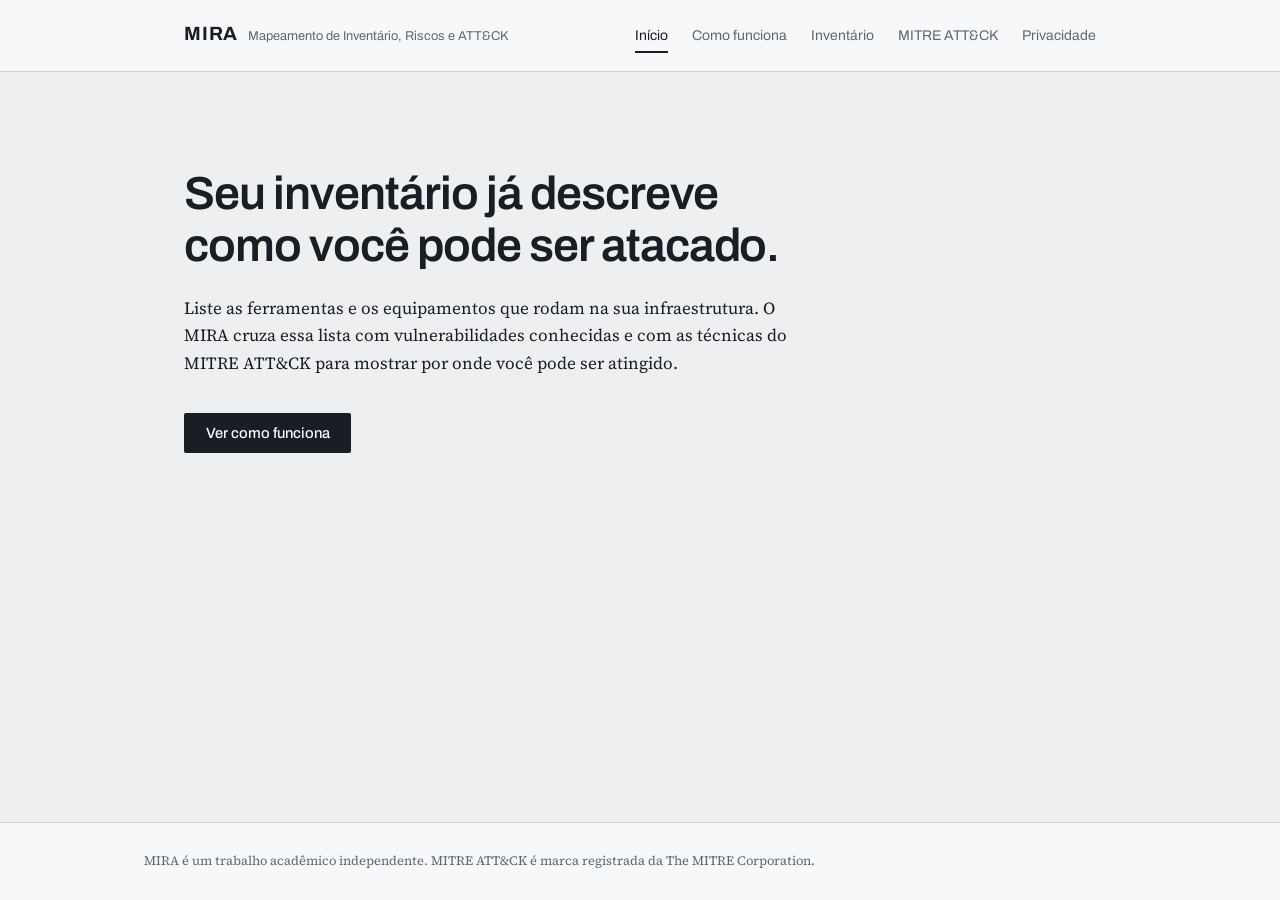
<file: index.html>
<!DOCTYPE html>
<html lang="pt-BR">
<head>
<meta charset="utf-8">
<meta name="viewport" content="width=device-width, initial-scale=1">
<title>MIRA — Mapeamento de Inventário, Riscos e ATT&amp;CK</title>
<meta name="description" content="Analise as ferramentas e equipamentos da sua infraestrutura em busca de vulnerabilidades. Roda inteiramente no navegador.">

<link rel="preconnect" href="https://fonts.googleapis.com">
<link rel="preconnect" href="https://fonts.gstatic.com" crossorigin>
<link href="https://fonts.googleapis.com/css2?family=Archivo:wght@400;500;600;700&family=Source+Serif+4:opsz,wght@8..60,400;8..60,600&display=swap" rel="stylesheet">
<link rel="stylesheet" href="css/style.css">
</head>
<body>

<a class="skip" href="#conteudo">Pular para o conteúdo</a>

<header class="topo">
  <div class="faixa">
    <a class="marca" href="#inicio">
      <span class="marca-sigla">MIRA</span>
      <span class="marca-exp">Mapeamento de Inventário, Riscos e ATT&amp;CK</span>
    </a>
    <nav class="nav" aria-label="Principal">
      <a href="#inicio" data-tela="inicio">Início</a>
      <a href="#como" data-tela="como">Como funciona</a>
      <a href="inventario.html">Inventário</a>
      <a href="mitre.html">MITRE ATT&amp;CK</a>
      <a href="#privacidade" data-tela="privacidade">Privacidade</a>
    </nav>
  </div>
</header>

<main id="conteudo" tabindex="-1">

  <section class="tela" id="tela-inicio">
    <h1>Seu inventário já descreve<br>como você pode ser atacado.</h1>
    <p class="lide">
      Liste as ferramentas e os equipamentos que rodam na sua infraestrutura.
      O MIRA cruza essa lista com vulnerabilidades conhecidas e com as técnicas
      do MITRE ATT&amp;CK para mostrar por onde você pode ser atingido.
    </p>
    <p class="acoes">
      <a class="botao" href="#como">Ver como funciona</a>
    </p>
  </section>

  <section class="tela" id="tela-como" hidden>
    <h1>Como funciona</h1>
    <p class="lide">
      Adicione as ferramentas e os equipamentos utilizados na sua
      infraestrutura para analisar possíveis vulnerabilidades.
    </p>
    <p class="acoes">
      <a class="botao" href="inventario.html">Abrir inventário</a>
    </p>
    <p class="nota">
      O desenho da infraestrutura ainda está em construção.
    </p>
  </section>

  <section class="tela" id="tela-privacidade" hidden>
    <h1>Privacidade</h1>
    <p class="lide">
      Não armazenamos seus dados. Toda a análise acontece dentro do seu
      navegador, e nenhuma informação que você digitar é enviada ou guardada
      em qualquer servidor.
    </p>
  </section>

</main>

<footer class="rodape">
  <p>MIRA é um trabalho acadêmico independente. MITRE ATT&amp;CK é marca registrada da The MITRE Corporation.</p>
</footer>

<script src="js/main.js"></script>
</body>
</html>
</file>
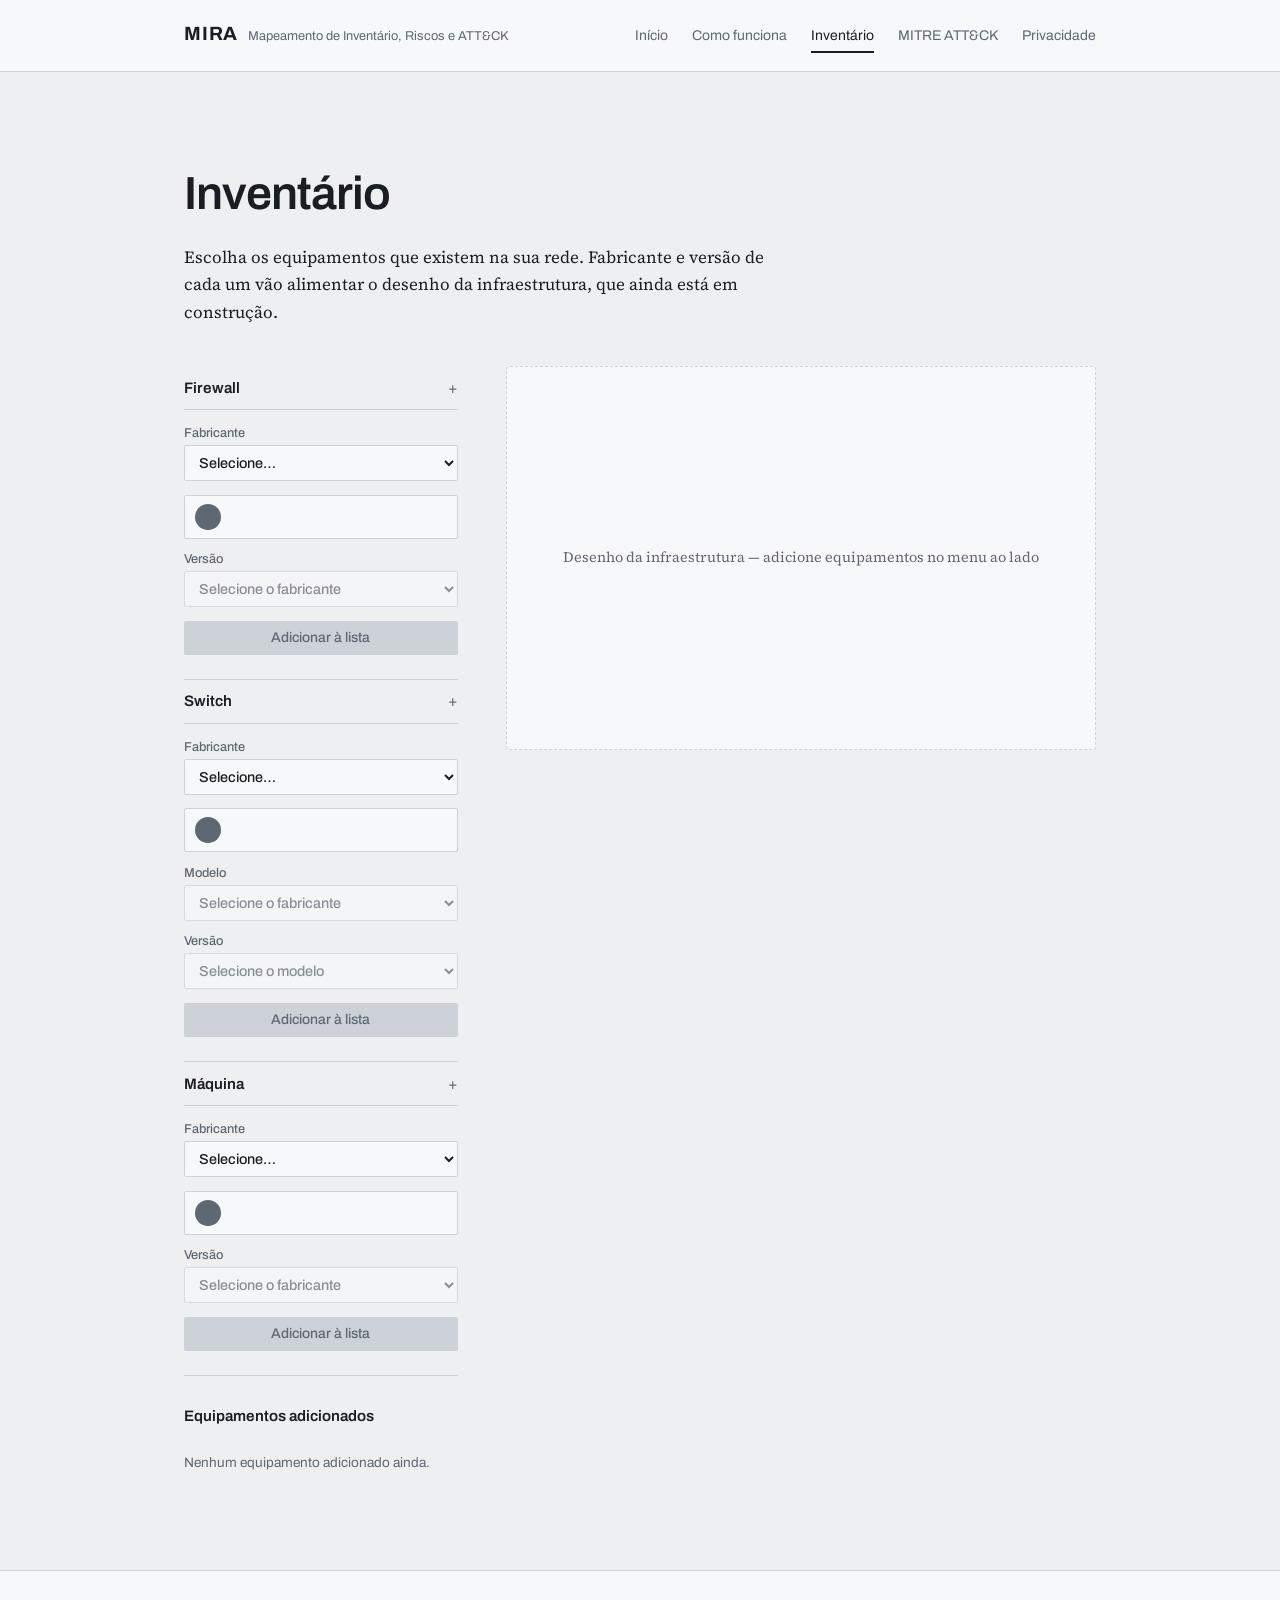
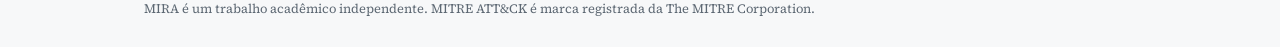
<file: inventario.html>
<!DOCTYPE html>
<html lang="pt-BR">
<head>
<meta charset="utf-8">
<meta name="viewport" content="width=device-width, initial-scale=1">
<title>Inventário — MIRA</title>
<meta name="description" content="Cadastre os equipamentos de rede da sua infraestrutura para gerar o desenho e a análise de vulnerabilidades.">

<link rel="preconnect" href="https://fonts.googleapis.com">
<link rel="preconnect" href="https://fonts.gstatic.com" crossorigin>
<link href="https://fonts.googleapis.com/css2?family=Archivo:wght@400;500;600;700&family=Source+Serif+4:opsz,wght@8..60,400;8..60,600&display=swap" rel="stylesheet">
<link rel="stylesheet" href="css/style.css">
</head>
<body>

<a class="skip" href="#conteudo">Pular para o conteúdo</a>

<header class="topo">
  <div class="faixa">
    <a class="marca" href="index.html#inicio">
      <span class="marca-sigla">MIRA</span>
      <span class="marca-exp">Mapeamento de Inventário, Riscos e ATT&amp;CK</span>
    </a>
    <nav class="nav" aria-label="Principal">
      <a href="index.html#inicio">Início</a>
      <a href="index.html#como">Como funciona</a>
      <a href="inventario.html" aria-current="page">Inventário</a>
      <a href="mitre.html">MITRE ATT&amp;CK</a>
      <a href="index.html#privacidade">Privacidade</a>
    </nav>
  </div>
</header>

<main id="conteudo" tabindex="-1">
  <div class="tela">
    <h1>Inventário</h1>
    <p class="lide">
      Escolha os equipamentos que existem na sua rede. Fabricante e versão de
      cada um vão alimentar o desenho da infraestrutura, que ainda está em
      construção.
    </p>

    <div class="layout-inventario">
      <aside class="painel-menu" aria-label="Rede e equipamentos">
        <ul class="lista-categorias">
          <li class="categoria-item">
            <button type="button" class="categoria" data-categoria="firewall" aria-expanded="false">
              Firewall
            </button>
            <div class="categoria-corpo" hidden data-corpo="firewall">

              <label class="campo">
                Fabricante
                <select class="campo-fabricante">
                  <option value="">Carregando…</option>
                </select>
              </label>

              <div class="previa-fabricante" hidden>
                <img class="icone-fabricante" alt="" hidden>
                <span class="icone-generica" hidden></span>
                <span class="nome-fabricante"></span>
              </div>

              <label class="campo">
                Versão
                <select class="campo-versao" disabled>
                  <option value="">Selecione o fabricante</option>
                </select>
              </label>

              <button type="button" class="botao botao-adicionar" disabled>Adicionar à lista</button>
              <p class="nota aviso-carregamento" hidden></p>
            </div>
          </li>

          <li class="categoria-item">
            <button type="button" class="categoria" data-categoria="switch" aria-expanded="false">
              Switch
            </button>
            <div class="categoria-corpo" hidden data-corpo="switch">

              <label class="campo">
                Fabricante
                <select class="campo-fabricante">
                  <option value="">Carregando…</option>
                </select>
              </label>

              <div class="previa-fabricante" hidden>
                <img class="icone-fabricante" alt="" hidden>
                <span class="icone-generica" hidden></span>
                <span class="nome-fabricante"></span>
              </div>

              <label class="campo">
                Modelo
                <select class="campo-modelo" disabled>
                  <option value="">Selecione o fabricante</option>
                </select>
              </label>

              <label class="campo">
                Versão
                <select class="campo-versao" disabled>
                  <option value="">Selecione o modelo</option>
                </select>
              </label>

              <button type="button" class="botao botao-adicionar" disabled>Adicionar à lista</button>
              <p class="nota aviso-carregamento" hidden></p>
            </div>
          </li>

          <li class="categoria-item">
            <button type="button" class="categoria" data-categoria="maquina" aria-expanded="false">
              Máquina
            </button>
            <div class="categoria-corpo" hidden data-corpo="maquina">

              <label class="campo">
                Fabricante
                <select class="campo-fabricante">
                  <option value="">Carregando…</option>
                </select>
              </label>

              <div class="previa-fabricante" hidden>
                <img class="icone-fabricante" alt="" hidden>
                <span class="icone-generica" hidden></span>
                <span class="nome-fabricante"></span>
              </div>

              <label class="campo">
                Versão
                <select class="campo-versao" disabled>
                  <option value="">Selecione o fabricante</option>
                </select>
              </label>

              <button type="button" class="botao botao-adicionar" disabled>Adicionar à lista</button>
              <p class="nota aviso-carregamento" hidden></p>
            </div>
          </li>
        </ul>

        <div class="lista-adicionados">
          <h2>Equipamentos adicionados</h2>
          <p class="nota vazio-aviso">Nenhum equipamento adicionado ainda.</p>
          <ul class="itens-adicionados"></ul>
        </div>
      </aside>

      <section class="painel-desenho" aria-label="Desenho da infraestrutura">
        <p class="desenho-vazio">Desenho da infraestrutura — adicione equipamentos no menu ao lado</p>
        <svg class="linhas-desenho"></svg>
        <div class="linhas-container"></div>
      </section>
    </div>
  </div>
</main>

<footer class="rodape">
  <p>MIRA é um trabalho acadêmico independente. MITRE ATT&amp;CK é marca registrada da The MITRE Corporation.</p>
</footer>

<script src="js/inventario.js"></script>
</body>
</html>
</file>
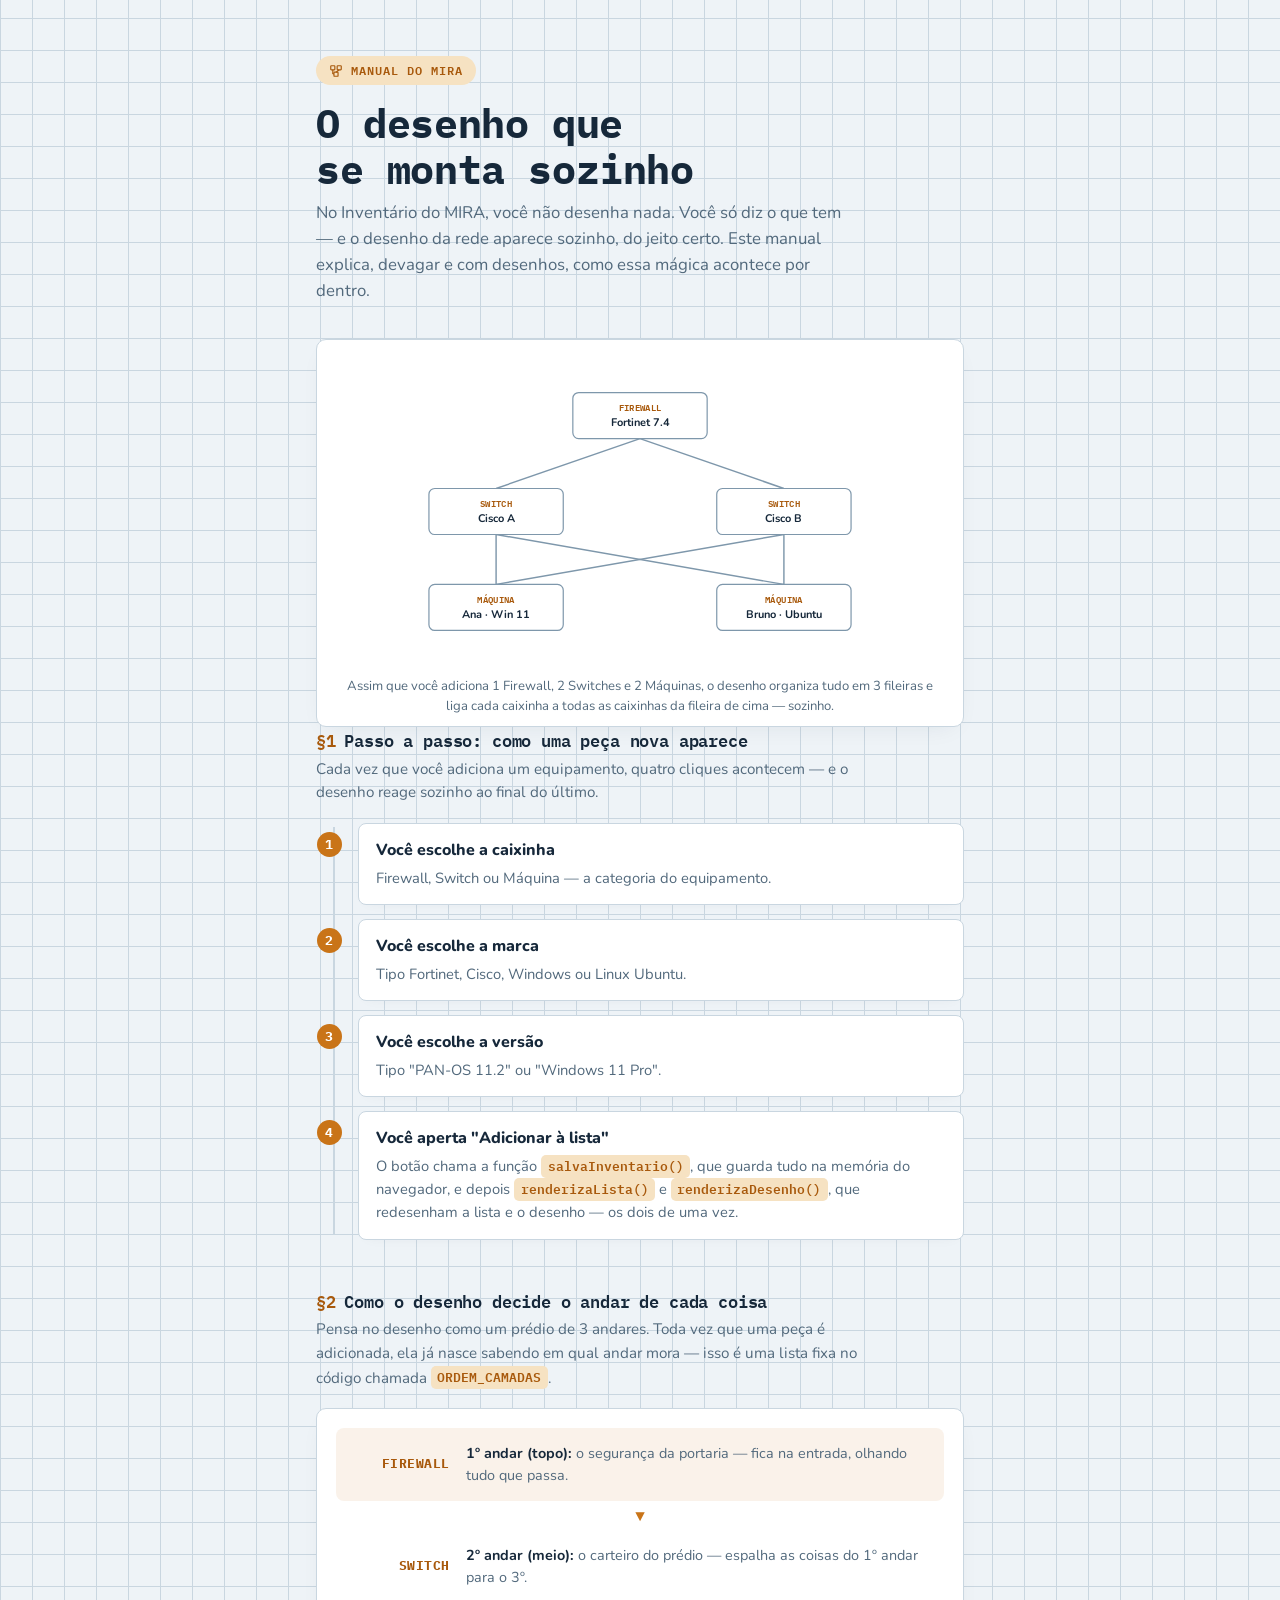
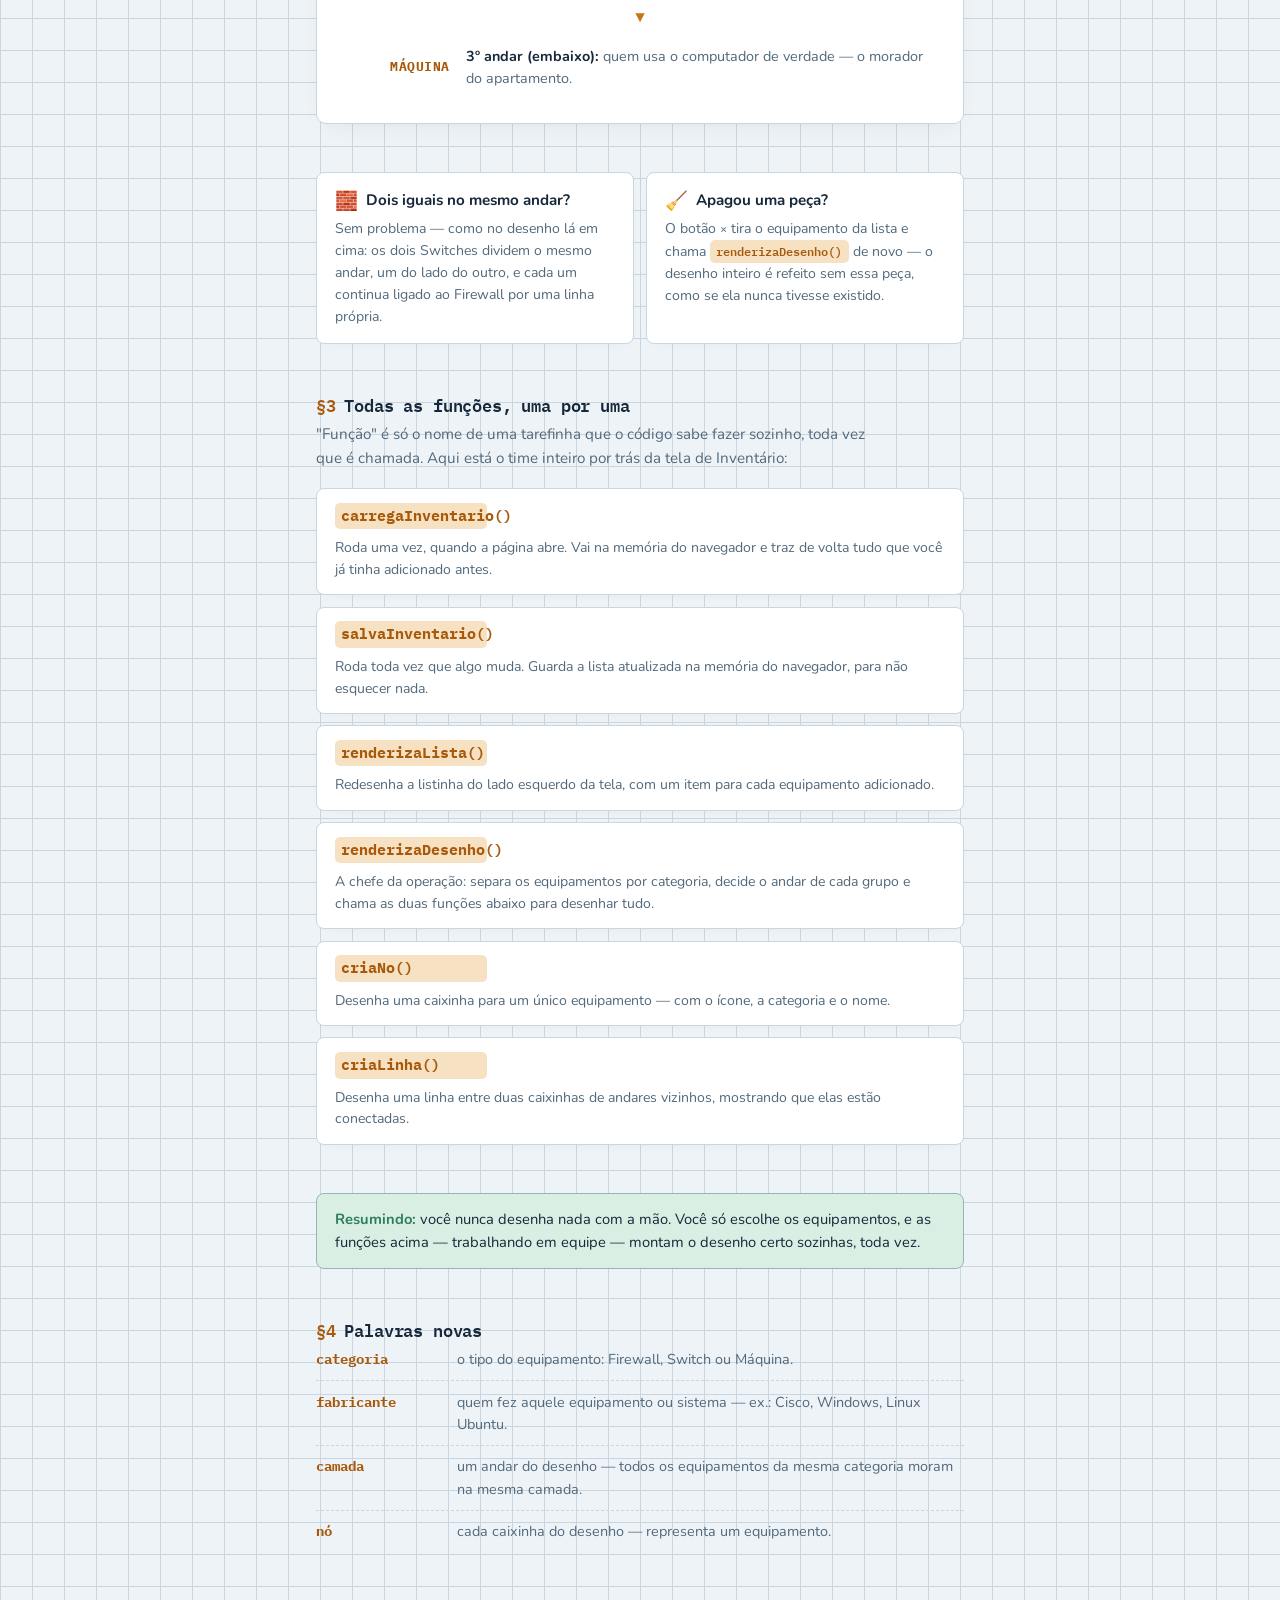
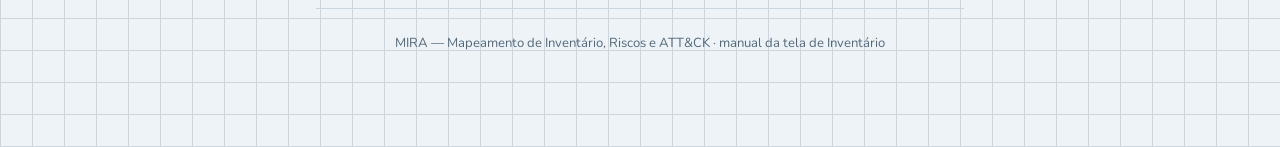
<file: manual-desenho.html>
<!DOCTYPE html>
<html lang="pt-BR">
<head>
<meta charset="utf-8">
<meta name="viewport" content="width=device-width, initial-scale=1">
<title>O Desenho Que Se Monta Sozinho — Manual MIRA</title>
<link rel="preconnect" href="https://fonts.googleapis.com">
<link rel="preconnect" href="https://fonts.gstatic.com" crossorigin>
<link href="https://fonts.googleapis.com/css2?family=IBM+Plex+Mono:wght@500;600;700&family=Nunito:wght@400;600;700;800&display=swap" rel="stylesheet">
<style>
  :root {
    --paper: #eef3f7;
    --card: #ffffff;
    --ink: #16283a;
    --ink-soft: #52697c;
    --accent: #c97418;
    --accent-strong: #a8590c;
    --accent-soft: #f6e2c2;
    --grid: #c9d6e0;
    --good: #2f7d5e;
    --good-soft: #d9efe4;
    --line: #7e97ab;
    --shadow: rgba(22, 40, 58, .10);
    --mono: "IBM Plex Mono", ui-monospace, "SFMono-Regular", Menlo, monospace;
    --sans: "Nunito", system-ui, -apple-system, sans-serif;
  }

  @media (prefers-color-scheme: dark) {
    :root {
      --paper: #0c1a28;
      --card: #132433;
      --ink: #e4edf4;
      --ink-soft: #93aabd;
      --accent: #e7a24a;
      --accent-strong: #f2b869;
      --accent-soft: #3a2c18;
      --grid: #1e3244;
      --good: #5cbf95;
      --good-soft: #163227;
      --line: #4d6b83;
      --shadow: rgba(0, 0, 0, .45);
    }
  }

  * { box-sizing: border-box; }

  html, body { margin: 0; }

  body {
    background:
      repeating-linear-gradient(0deg, var(--grid) 0 1px, transparent 1px 32px),
      repeating-linear-gradient(90deg, var(--grid) 0 1px, transparent 1px 32px),
      var(--paper);
    color: var(--ink);
    font-family: var(--sans);
    font-size: 16px;
    line-height: 1.55;
  }

  .pagina {
    max-width: 44rem;
    margin: 0 auto;
    padding: clamp(1.5rem, 5vw, 3.5rem) clamp(1.1rem, 4vw, 1.75rem) 5rem;
  }

  /* ---------- cabeçalho ---------- */

  .selo {
    display: inline-flex;
    align-items: center;
    gap: .5rem;
    font-family: var(--mono);
    font-size: .72rem;
    font-weight: 600;
    letter-spacing: .09em;
    text-transform: uppercase;
    color: var(--accent-strong);
    background: var(--accent-soft);
    border-radius: 999px;
    padding: .35rem .8rem;
  }
  .selo svg { width: 14px; height: 14px; }

  h1 {
    font-family: var(--mono);
    font-weight: 700;
    font-size: clamp(1.7rem, 5vw, 2.5rem);
    line-height: 1.15;
    letter-spacing: -.01em;
    margin: .9rem 0 .5rem;
    text-wrap: balance;
  }

  .subtitulo {
    color: var(--ink-soft);
    font-size: 1.05rem;
    max-width: 34rem;
    margin: 0 0 2.2rem;
  }

  h2 {
    font-family: var(--mono);
    font-weight: 600;
    font-size: 1.05rem;
    letter-spacing: -.01em;
    color: var(--ink);
    margin: 0 0 .3rem;
    display: flex;
    align-items: baseline;
    gap: .55rem;
  }
  h2 .n {
    color: var(--accent-strong);
  }

  .intro-secao {
    color: var(--ink-soft);
    font-size: .95rem;
    margin: 0 0 1.1rem;
    max-width: 36rem;
  }

  section { margin: 3rem 0; }
  section:first-of-type { margin-top: 0; }

  code, .badge-fn {
    font-family: var(--mono);
    font-size: .85em;
  }

  .badge-fn {
    display: inline-flex;
    align-items: center;
    background: var(--accent-soft);
    color: var(--accent-strong);
    border-radius: 5px;
    padding: .12rem .4rem;
    font-weight: 600;
    white-space: nowrap;
  }

  /* ---------- figura hero ---------- */

  figure { margin: 0; }
  .painel-figura {
    background: var(--card);
    border: 1px solid var(--grid);
    border-radius: 10px;
    box-shadow: 0 8px 24px -12px var(--shadow);
    padding: 1.1rem 1rem .6rem;
  }
  .painel-figura svg { width: 100%; height: auto; display: block; }
  figcaption {
    font-size: .82rem;
    color: var(--ink-soft);
    text-align: center;
    padding: .7rem .5rem 0;
  }

  .caixa-topo { fill: var(--card); stroke: var(--line); stroke-width: 1.25; }
  .linha-topo { stroke: var(--line); stroke-width: 1.5; }
  .rotulo-topo { fill: var(--accent-strong); }
  .nome-topo { fill: var(--ink); }
  .rotulo-no { font-family: var(--mono); font-size: 9.5px; font-weight: 600; letter-spacing: .04em; }
  .nome-no { font-family: var(--sans); font-size: 11.5px; font-weight: 700; }

  /* ---------- passo a passo (espinha) ---------- */

  .espinha { position: relative; padding-left: 2.6rem; }
  .espinha::before {
    content: "";
    position: absolute;
    left: 1.05rem;
    top: .3rem;
    bottom: .3rem;
    width: 2px;
    background: var(--grid);
  }
  .passo {
    position: relative;
    background: var(--card);
    border: 1px solid var(--grid);
    border-radius: 8px;
    padding: .9rem 1.1rem;
    margin-bottom: .85rem;
    box-shadow: 0 4px 14px -10px var(--shadow);
  }
  .passo:last-child { margin-bottom: 0; }
  .passo::before {
    content: attr(data-n);
    position: absolute;
    left: -2.6rem;
    top: .55rem;
    width: 1.55rem;
    height: 1.55rem;
    border-radius: 50%;
    background: var(--accent);
    color: #fff;
    font-family: var(--mono);
    font-weight: 700;
    font-size: .8rem;
    display: flex;
    align-items: center;
    justify-content: center;
  }
  .passo h3 { margin: 0 0 .25rem; font-size: 1rem; font-weight: 800; }
  .passo p { margin: 0; color: var(--ink-soft); font-size: .92rem; }

  /* ---------- prédio de camadas ---------- */

  .predio {
    background: var(--card);
    border: 1px solid var(--grid);
    border-radius: 10px;
    padding: 1.2rem;
    box-shadow: 0 8px 24px -12px var(--shadow);
  }
  .andar {
    display: grid;
    grid-template-columns: 6.5rem 1fr;
    gap: 1rem;
    align-items: center;
    padding: .9rem .6rem;
    border-radius: 8px;
  }
  .andar + .seta-desce {
    display: flex;
    justify-content: center;
    color: var(--accent);
    font-family: var(--mono);
    font-size: 1rem;
    padding: .1rem 0;
  }
  .andar-nome {
    font-family: var(--mono);
    font-weight: 700;
    font-size: .82rem;
    text-transform: uppercase;
    letter-spacing: .04em;
    text-align: right;
    color: var(--accent-strong);
  }
  .andar-desc { font-size: .9rem; color: var(--ink-soft); }
  .andar-desc strong { color: var(--ink); }
  .andar:nth-child(1) { background: color-mix(in srgb, var(--accent) 9%, transparent); }

  /* ---------- cartões lado a lado ---------- */

  .grade-2 {
    display: grid;
    grid-template-columns: repeat(auto-fit, minmax(13rem, 1fr));
    gap: .8rem;
  }
  .cartao {
    background: var(--card);
    border: 1px solid var(--grid);
    border-radius: 8px;
    padding: 1rem 1.1rem;
    box-shadow: 0 4px 14px -10px var(--shadow);
  }
  .cartao h3 {
    margin: 0 0 .35rem;
    font-size: .95rem;
    display: flex;
    align-items: center;
    gap: .5rem;
  }
  .cartao p { margin: 0; font-size: .88rem; color: var(--ink-soft); }
  .emoji-icone { font-size: 1.15rem; line-height: 1; }

  /* ---------- funções ---------- */

  .lista-funcoes { display: flex; flex-direction: column; gap: .7rem; }
  .funcao {
    background: var(--card);
    border: 1px solid var(--grid);
    border-radius: 8px;
    padding: .85rem 1.1rem;
    box-shadow: 0 4px 14px -10px var(--shadow);
    display: grid;
    grid-template-columns: 9.5rem 1fr;
    gap: .3rem 1rem;
    align-items: start;
  }
  .funcao .apelido {
    font-weight: 800;
    font-size: .92rem;
  }
  .funcao p { margin: .2rem 0 0; font-size: .88rem; color: var(--ink-soft); grid-column: 1 / -1; }

  @media (max-width: 32rem) {
    .funcao { grid-template-columns: 1fr; }
    .andar { grid-template-columns: 1fr; }
    .andar-nome { text-align: left; }
  }

  /* ---------- caixa de destaque ---------- */

  .destaque {
    background: var(--good-soft);
    border: 1px solid color-mix(in srgb, var(--good) 35%, var(--grid));
    border-radius: 8px;
    padding: .9rem 1.1rem;
    font-size: .92rem;
    color: var(--ink);
  }
  .destaque strong { color: var(--good); }

  /* ---------- glossário ---------- */

  .glossario { display: flex; flex-direction: column; gap: .6rem; margin: 0; }
  .termo {
    display: grid;
    grid-template-columns: 8rem 1fr;
    gap: .8rem;
    font-size: .9rem;
    padding-bottom: .6rem;
    border-bottom: 1px dashed var(--grid);
  }
  .termo:last-child { border-bottom: none; }
  .termo dt { font-family: var(--mono); font-weight: 700; color: var(--accent-strong); }
  .termo dd { margin: 0; color: var(--ink-soft); }
  @media (max-width: 28rem) { .termo { grid-template-columns: 1fr; } }

  .rodape {
    margin-top: 3.5rem;
    padding-top: 1.5rem;
    border-top: 1px solid var(--grid);
    font-size: .82rem;
    color: var(--ink-soft);
    text-align: center;
  }

  @media (prefers-reduced-motion: no-preference) {
    .passo, .cartao, .funcao { transition: transform .15s ease; }
    .passo:hover, .cartao:hover, .funcao:hover { transform: translateY(-1px); }
  }
</style>
</head>
<body>
<div class="pagina">

  <span class="selo">
    <svg viewBox="0 0 24 24" fill="none" stroke="currentColor" stroke-width="2"><rect x="3" y="3" width="7" height="7" rx="1"/><rect x="14" y="3" width="7" height="7" rx="1"/><rect x="8.5" y="14" width="7" height="7" rx="1"/><line x1="6.5" y1="10" x2="6.5" y2="17"/><line x1="17.5" y1="10" x2="12" y2="14"/><line x1="6.5" y1="17" x2="8.5" y2="17"/></svg>
    manual do mira
  </span>

  <h1>O desenho que se&nbsp;monta sozinho</h1>
  <p class="subtitulo">
    No Inventário do MIRA, você não desenha nada. Você só diz o que tem — e o
    desenho da rede aparece sozinho, do jeito certo. Este manual explica,
    devagar e com desenhos, como essa mágica acontece por dentro.
  </p>

  <figure class="painel-figura">
    <svg viewBox="0 0 640 320" role="img" aria-label="Exemplo do desenho automático: um Firewall no topo, ligado a dois Switches, cada um ligado aos dois Computadores de baixo, formando três fileiras.">
      <line x1="320" y1="84" x2="170" y2="136" class="linha-topo"/>
      <line x1="320" y1="84" x2="470" y2="136" class="linha-topo"/>
      <line x1="170" y1="184" x2="170" y2="236" class="linha-topo"/>
      <line x1="170" y1="184" x2="470" y2="236" class="linha-topo"/>
      <line x1="470" y1="184" x2="170" y2="236" class="linha-topo"/>
      <line x1="470" y1="184" x2="470" y2="236" class="linha-topo"/>

      <rect x="250" y="36" width="140" height="48" rx="6" class="caixa-topo"/>
      <text x="320" y="55" text-anchor="middle" class="rotulo-no rotulo-topo">FIREWALL</text>
      <text x="320" y="71" text-anchor="middle" class="nome-no nome-topo">Fortinet 7.4</text>

      <rect x="100" y="136" width="140" height="48" rx="6" class="caixa-topo"/>
      <text x="170" y="155" text-anchor="middle" class="rotulo-no rotulo-topo">SWITCH</text>
      <text x="170" y="171" text-anchor="middle" class="nome-no nome-topo">Cisco A</text>

      <rect x="400" y="136" width="140" height="48" rx="6" class="caixa-topo"/>
      <text x="470" y="155" text-anchor="middle" class="rotulo-no rotulo-topo">SWITCH</text>
      <text x="470" y="171" text-anchor="middle" class="nome-no nome-topo">Cisco B</text>

      <rect x="100" y="236" width="140" height="48" rx="6" class="caixa-topo"/>
      <text x="170" y="255" text-anchor="middle" class="rotulo-no rotulo-topo">MÁQUINA</text>
      <text x="170" y="271" text-anchor="middle" class="nome-no nome-topo">Ana · Win 11</text>

      <rect x="400" y="236" width="140" height="48" rx="6" class="caixa-topo"/>
      <text x="470" y="255" text-anchor="middle" class="rotulo-no rotulo-topo">MÁQUINA</text>
      <text x="470" y="271" text-anchor="middle" class="nome-no nome-topo">Bruno · Ubuntu</text>
    </svg>
    <figcaption>
      Assim que você adiciona 1 Firewall, 2 Switches e 2 Máquinas, o desenho
      organiza tudo em 3 fileiras e liga cada caixinha a todas as caixinhas
      da fileira de cima — sozinho.
    </figcaption>
  </figure>

  <section>
    <h2><span class="n">§1</span> Passo a passo: como uma peça nova aparece</h2>
    <p class="intro-secao">
      Cada vez que você adiciona um equipamento, quatro cliques acontecem —
      e o desenho reage sozinho ao final do último.
    </p>
    <div class="espinha">
      <div class="passo" data-n="1">
        <h3>Você escolhe a caixinha</h3>
        <p>Firewall, Switch ou Máquina — a categoria do equipamento.</p>
      </div>
      <div class="passo" data-n="2">
        <h3>Você escolhe a marca</h3>
        <p>Tipo Fortinet, Cisco, Windows ou Linux Ubuntu.</p>
      </div>
      <div class="passo" data-n="3">
        <h3>Você escolhe a versão</h3>
        <p>Tipo "PAN-OS 11.2" ou "Windows 11 Pro".</p>
      </div>
      <div class="passo" data-n="4">
        <h3>Você aperta "Adicionar à lista"</h3>
        <p>
          O botão chama a função <span class="badge-fn">salvaInventario()</span>,
          que guarda tudo na memória do navegador, e depois
          <span class="badge-fn">renderizaLista()</span> e
          <span class="badge-fn">renderizaDesenho()</span>, que redesenham a
          lista e o desenho — os dois de uma vez.
        </p>
      </div>
    </div>
  </section>

  <section>
    <h2><span class="n">§2</span> Como o desenho decide o andar de cada coisa</h2>
    <p class="intro-secao">
      Pensa no desenho como um prédio de 3 andares. Toda vez que uma peça é
      adicionada, ela já nasce sabendo em qual andar mora — isso é uma lista
      fixa no código chamada <span class="badge-fn">ORDEM_CAMADAS</span>.
    </p>
    <div class="predio">
      <div class="andar">
        <div class="andar-nome">Firewall</div>
        <div class="andar-desc"><strong>1º andar (topo):</strong> o segurança da portaria — fica na entrada, olhando tudo que passa.</div>
      </div>
      <div class="seta-desce">▼</div>
      <div class="andar">
        <div class="andar-nome">Switch</div>
        <div class="andar-desc"><strong>2º andar (meio):</strong> o carteiro do prédio — espalha as coisas do 1º andar para o 3º.</div>
      </div>
      <div class="seta-desce">▼</div>
      <div class="andar">
        <div class="andar-nome">Máquina</div>
        <div class="andar-desc"><strong>3º andar (embaixo):</strong> quem usa o computador de verdade — o morador do apartamento.</div>
      </div>
    </div>
  </section>

  <section>
    <div class="grade-2">
      <div class="cartao">
        <h3><span class="emoji-icone">🧱</span> Dois iguais no mesmo andar?</h3>
        <p>
          Sem problema — como no desenho lá em cima: os dois Switches
          dividem o mesmo andar, um do lado do outro, e cada um continua
          ligado ao Firewall por uma linha própria.
        </p>
      </div>
      <div class="cartao">
        <h3><span class="emoji-icone">🧹</span> Apagou uma peça?</h3>
        <p>
          O botão <code>×</code> tira o equipamento da lista e chama
          <span class="badge-fn">renderizaDesenho()</span> de novo — o
          desenho inteiro é refeito sem essa peça, como se ela nunca tivesse
          existido.
        </p>
      </div>
    </div>
  </section>

  <section>
    <h2><span class="n">§3</span> Todas as funções, uma por uma</h2>
    <p class="intro-secao">
      "Função" é só o nome de uma tarefinha que o código sabe fazer sozinho,
      toda vez que é chamada. Aqui está o time inteiro por trás da tela de
      Inventário:
    </p>
    <div class="lista-funcoes">
      <div class="funcao">
        <span class="apelido badge-fn">carregaInventario()</span>
        <p>Roda uma vez, quando a página abre. Vai na memória do navegador e traz de volta tudo que você já tinha adicionado antes.</p>
      </div>
      <div class="funcao">
        <span class="apelido badge-fn">salvaInventario()</span>
        <p>Roda toda vez que algo muda. Guarda a lista atualizada na memória do navegador, para não esquecer nada.</p>
      </div>
      <div class="funcao">
        <span class="apelido badge-fn">renderizaLista()</span>
        <p>Redesenha a listinha do lado esquerdo da tela, com um item para cada equipamento adicionado.</p>
      </div>
      <div class="funcao">
        <span class="apelido badge-fn">renderizaDesenho()</span>
        <p>A chefe da operação: separa os equipamentos por categoria, decide o andar de cada grupo e chama as duas funções abaixo para desenhar tudo.</p>
      </div>
      <div class="funcao">
        <span class="apelido badge-fn">criaNo()</span>
        <p>Desenha uma caixinha para um único equipamento — com o ícone, a categoria e o nome.</p>
      </div>
      <div class="funcao">
        <span class="apelido badge-fn">criaLinha()</span>
        <p>Desenha uma linha entre duas caixinhas de andares vizinhos, mostrando que elas estão conectadas.</p>
      </div>
    </div>
  </section>

  <section>
    <div class="destaque">
      <strong>Resumindo:</strong> você nunca desenha nada com a mão. Você só
      escolhe os equipamentos, e as funções acima — trabalhando em equipe —
      montam o desenho certo sozinhas, toda vez.
    </div>
  </section>

  <section>
    <h2><span class="n">§4</span> Palavras novas</h2>
    <dl class="glossario">
      <div class="termo"><dt>categoria</dt><dd>o tipo do equipamento: Firewall, Switch ou Máquina.</dd></div>
      <div class="termo"><dt>fabricante</dt><dd>quem fez aquele equipamento ou sistema — ex.: Cisco, Windows, Linux Ubuntu.</dd></div>
      <div class="termo"><dt>camada</dt><dd>um andar do desenho — todos os equipamentos da mesma categoria moram na mesma camada.</dd></div>
      <div class="termo"><dt>nó</dt><dd>cada caixinha do desenho — representa um equipamento.</dd></div>
    </dl>
  </section>

  <p class="rodape">MIRA — Mapeamento de Inventário, Riscos e ATT&amp;CK · manual da tela de Inventário</p>
</div>
</body>
</html>
</file>
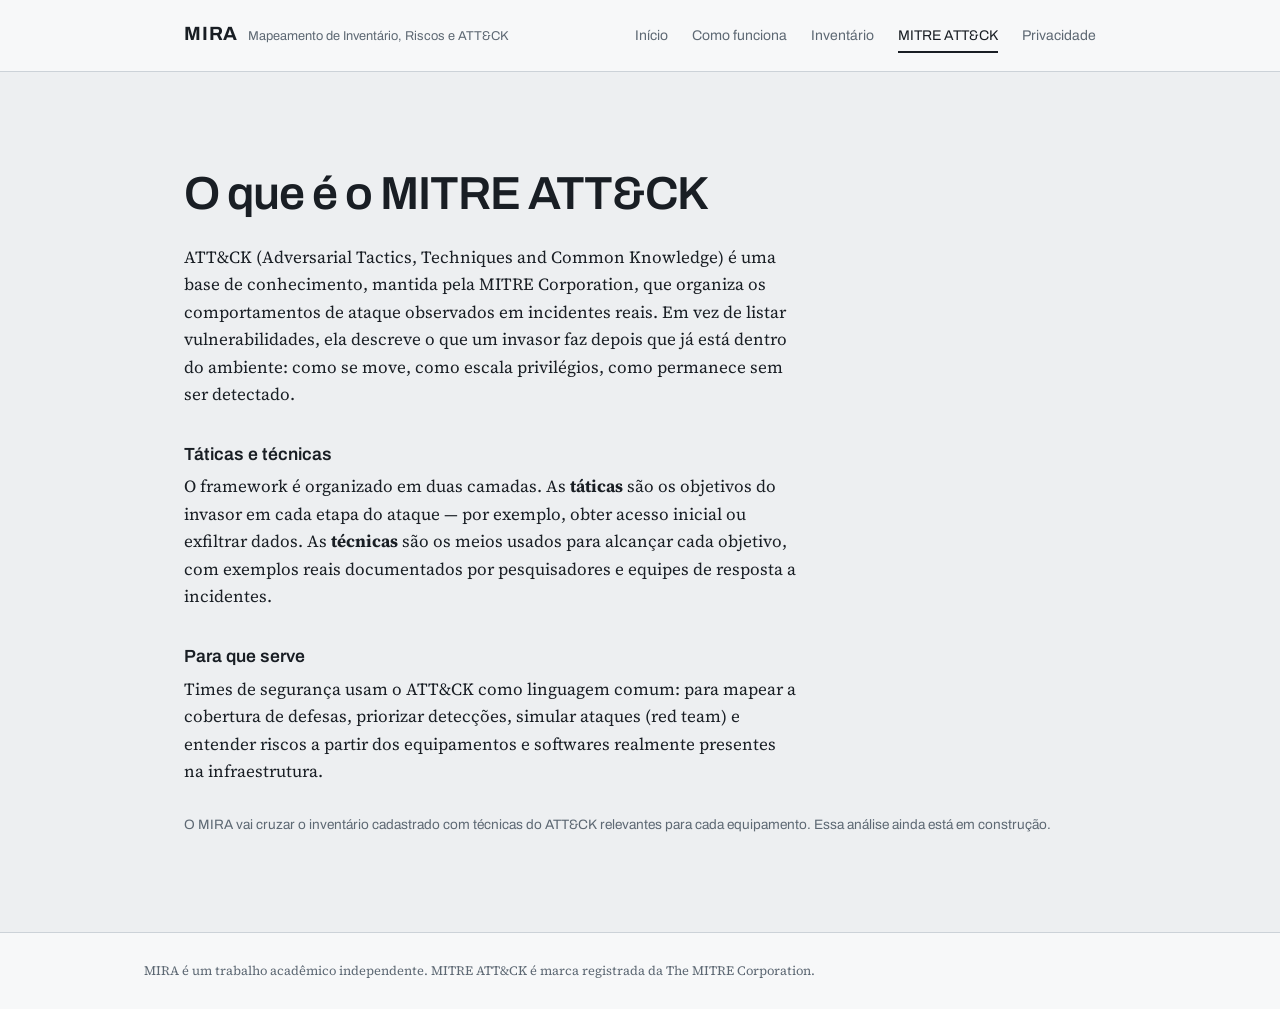
<file: mitre.html>
<!DOCTYPE html>
<html lang="pt-BR">
<head>
<meta charset="utf-8">
<meta name="viewport" content="width=device-width, initial-scale=1">
<title>MITRE ATT&amp;CK — MIRA</title>
<meta name="description" content="Entenda o que é o MITRE ATT&CK e como o MIRA usa esse framework para mapear técnicas de ataque a partir do seu inventário.">

<link rel="preconnect" href="https://fonts.googleapis.com">
<link rel="preconnect" href="https://fonts.gstatic.com" crossorigin>
<link href="https://fonts.googleapis.com/css2?family=Archivo:wght@400;500;600;700&family=Source+Serif+4:opsz,wght@8..60,400;8..60,600&display=swap" rel="stylesheet">
<link rel="stylesheet" href="css/style.css">
</head>
<body>

<a class="skip" href="#conteudo">Pular para o conteúdo</a>

<header class="topo">
  <div class="faixa">
    <a class="marca" href="index.html#inicio">
      <span class="marca-sigla">MIRA</span>
      <span class="marca-exp">Mapeamento de Inventário, Riscos e ATT&amp;CK</span>
    </a>
    <nav class="nav" aria-label="Principal">
      <a href="index.html#inicio">Início</a>
      <a href="index.html#como">Como funciona</a>
      <a href="inventario.html">Inventário</a>
      <a href="mitre.html" aria-current="page">MITRE ATT&amp;CK</a>
      <a href="index.html#privacidade">Privacidade</a>
    </nav>
  </div>
</header>

<main id="conteudo" tabindex="-1">
  <div class="tela">
    <h1>O que é o MITRE ATT&amp;CK</h1>
    <p class="lide">
      ATT&amp;CK (Adversarial Tactics, Techniques and Common Knowledge) é uma
      base de conhecimento, mantida pela MITRE Corporation, que organiza os
      comportamentos de ataque observados em incidentes reais. Em vez de
      listar vulnerabilidades, ela descreve o que um invasor faz depois que
      já está dentro do ambiente: como se move, como escala privilégios,
      como permanece sem ser detectado.
    </p>

    <div class="bloco-explicacao">
      <h2>Táticas e técnicas</h2>
      <p>
        O framework é organizado em duas camadas. As <strong>táticas</strong>
        são os objetivos do invasor em cada etapa do ataque — por exemplo,
        obter acesso inicial ou exfiltrar dados. As <strong>técnicas</strong>
        são os meios usados para alcançar cada objetivo, com exemplos reais
        documentados por pesquisadores e equipes de resposta a incidentes.
      </p>
    </div>

    <div class="bloco-explicacao">
      <h2>Para que serve</h2>
      <p>
        Times de segurança usam o ATT&amp;CK como linguagem comum: para
        mapear a cobertura de defesas, priorizar detecções, simular ataques
        (red team) e entender riscos a partir dos equipamentos e softwares
        realmente presentes na infraestrutura.
      </p>
    </div>

    <p class="nota">
      O MIRA vai cruzar o inventário cadastrado com técnicas do ATT&amp;CK
      relevantes para cada equipamento. Essa análise ainda está em
      construção.
    </p>
  </div>
</main>

<footer class="rodape">
  <p>MIRA é um trabalho acadêmico independente. MITRE ATT&amp;CK é marca registrada da The MITRE Corporation.</p>
</footer>

</body>
</html>
</file>
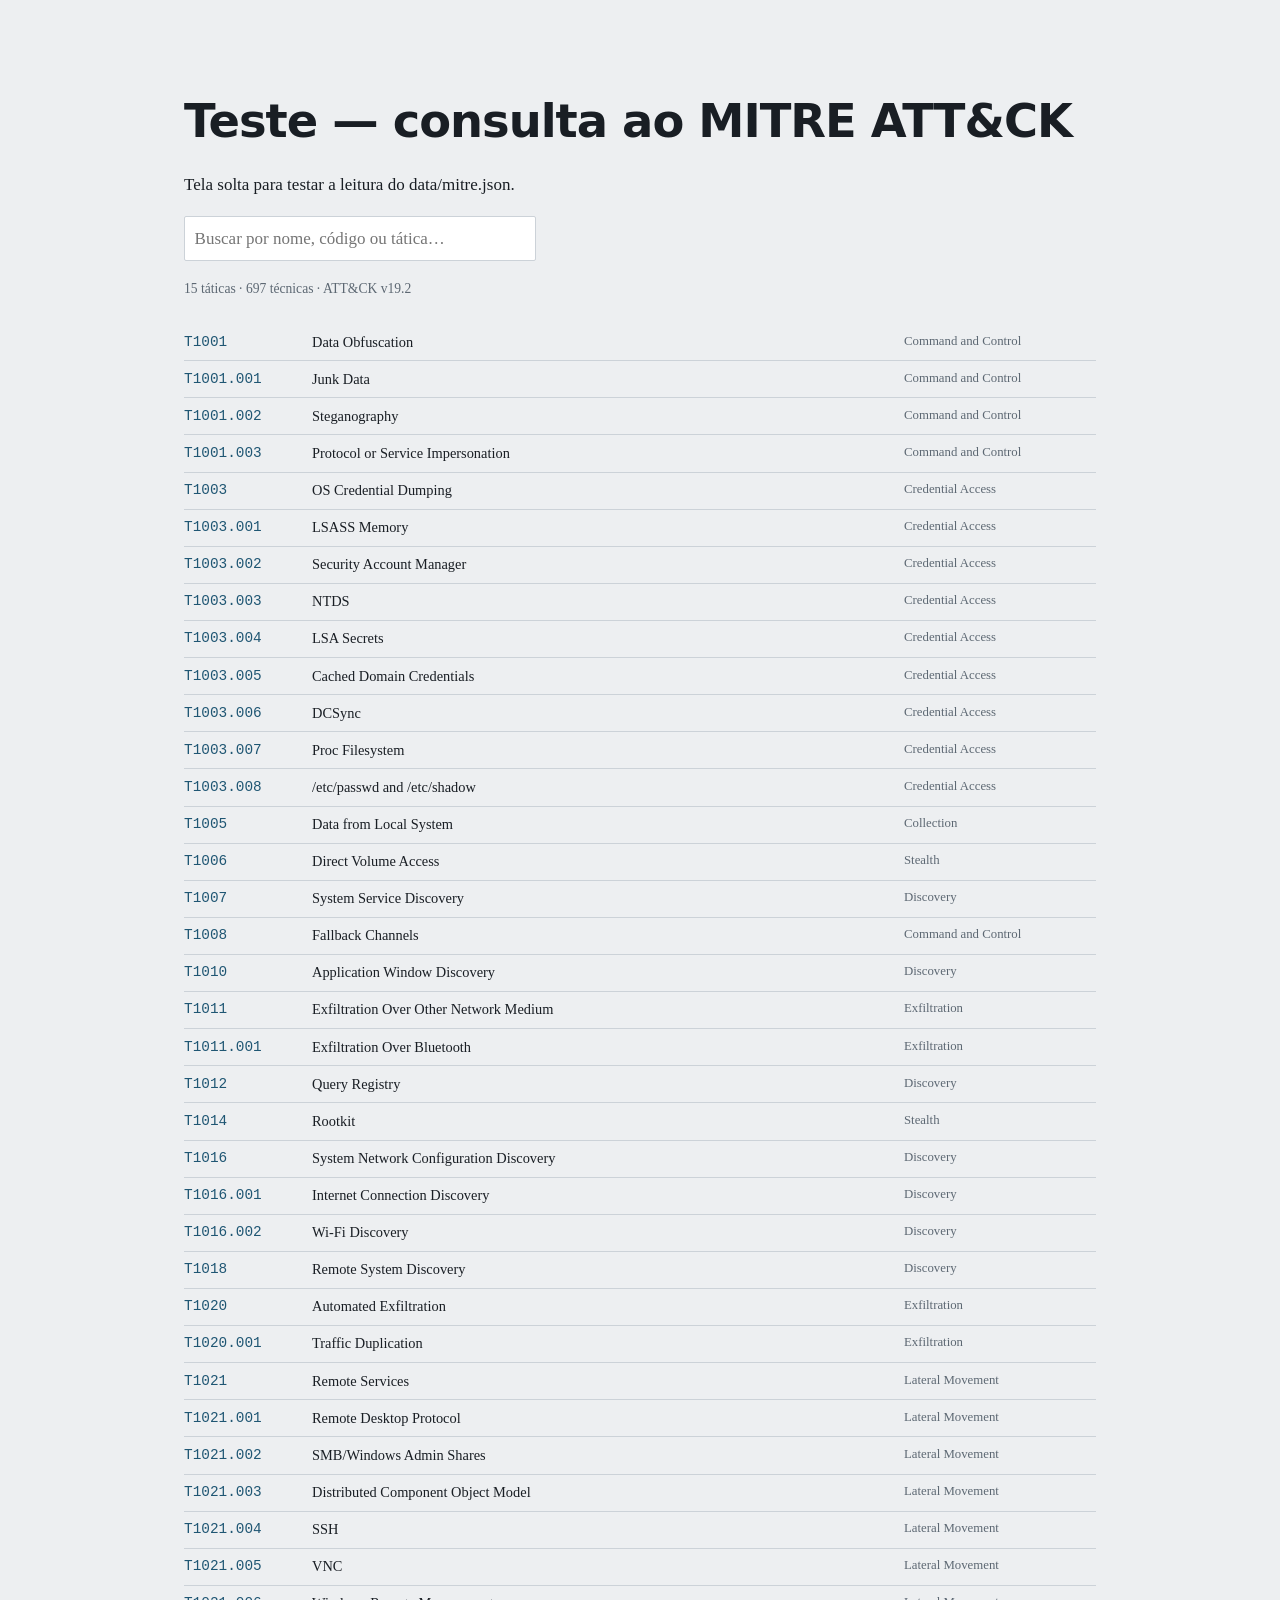
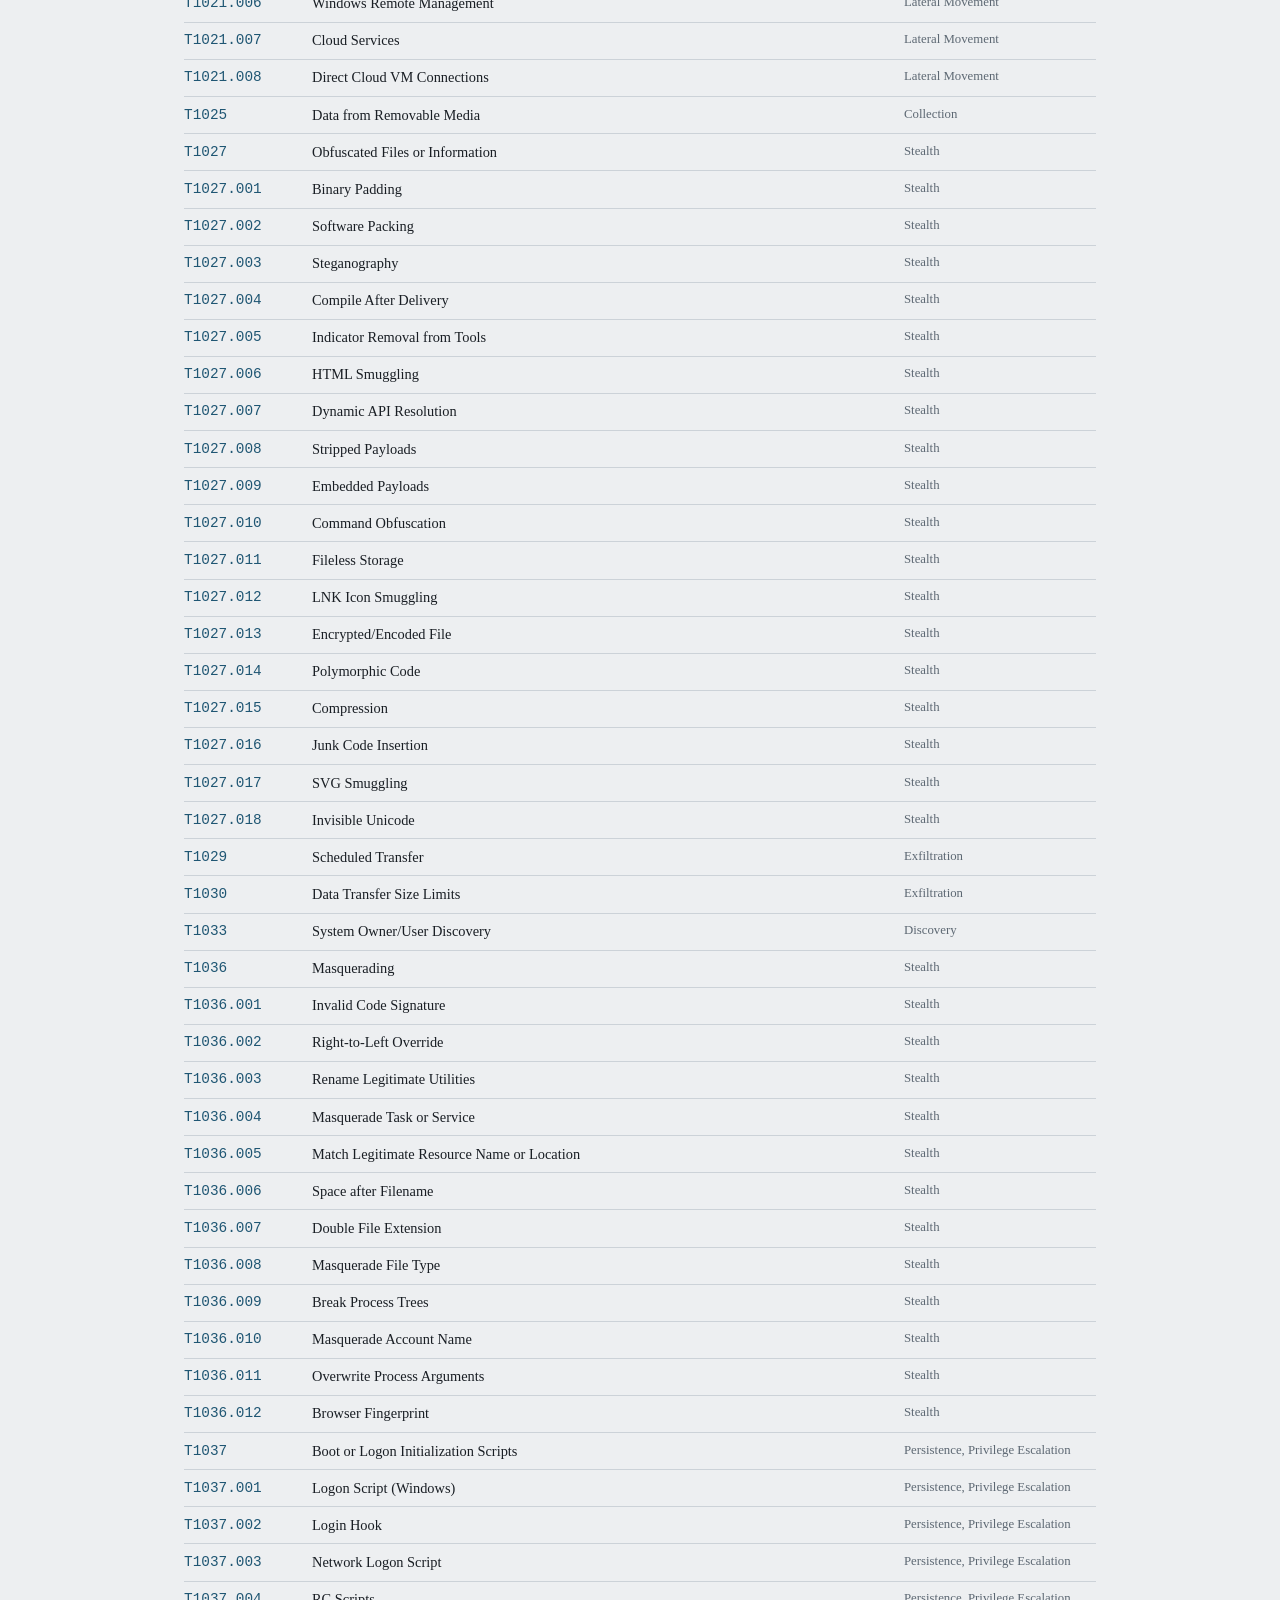
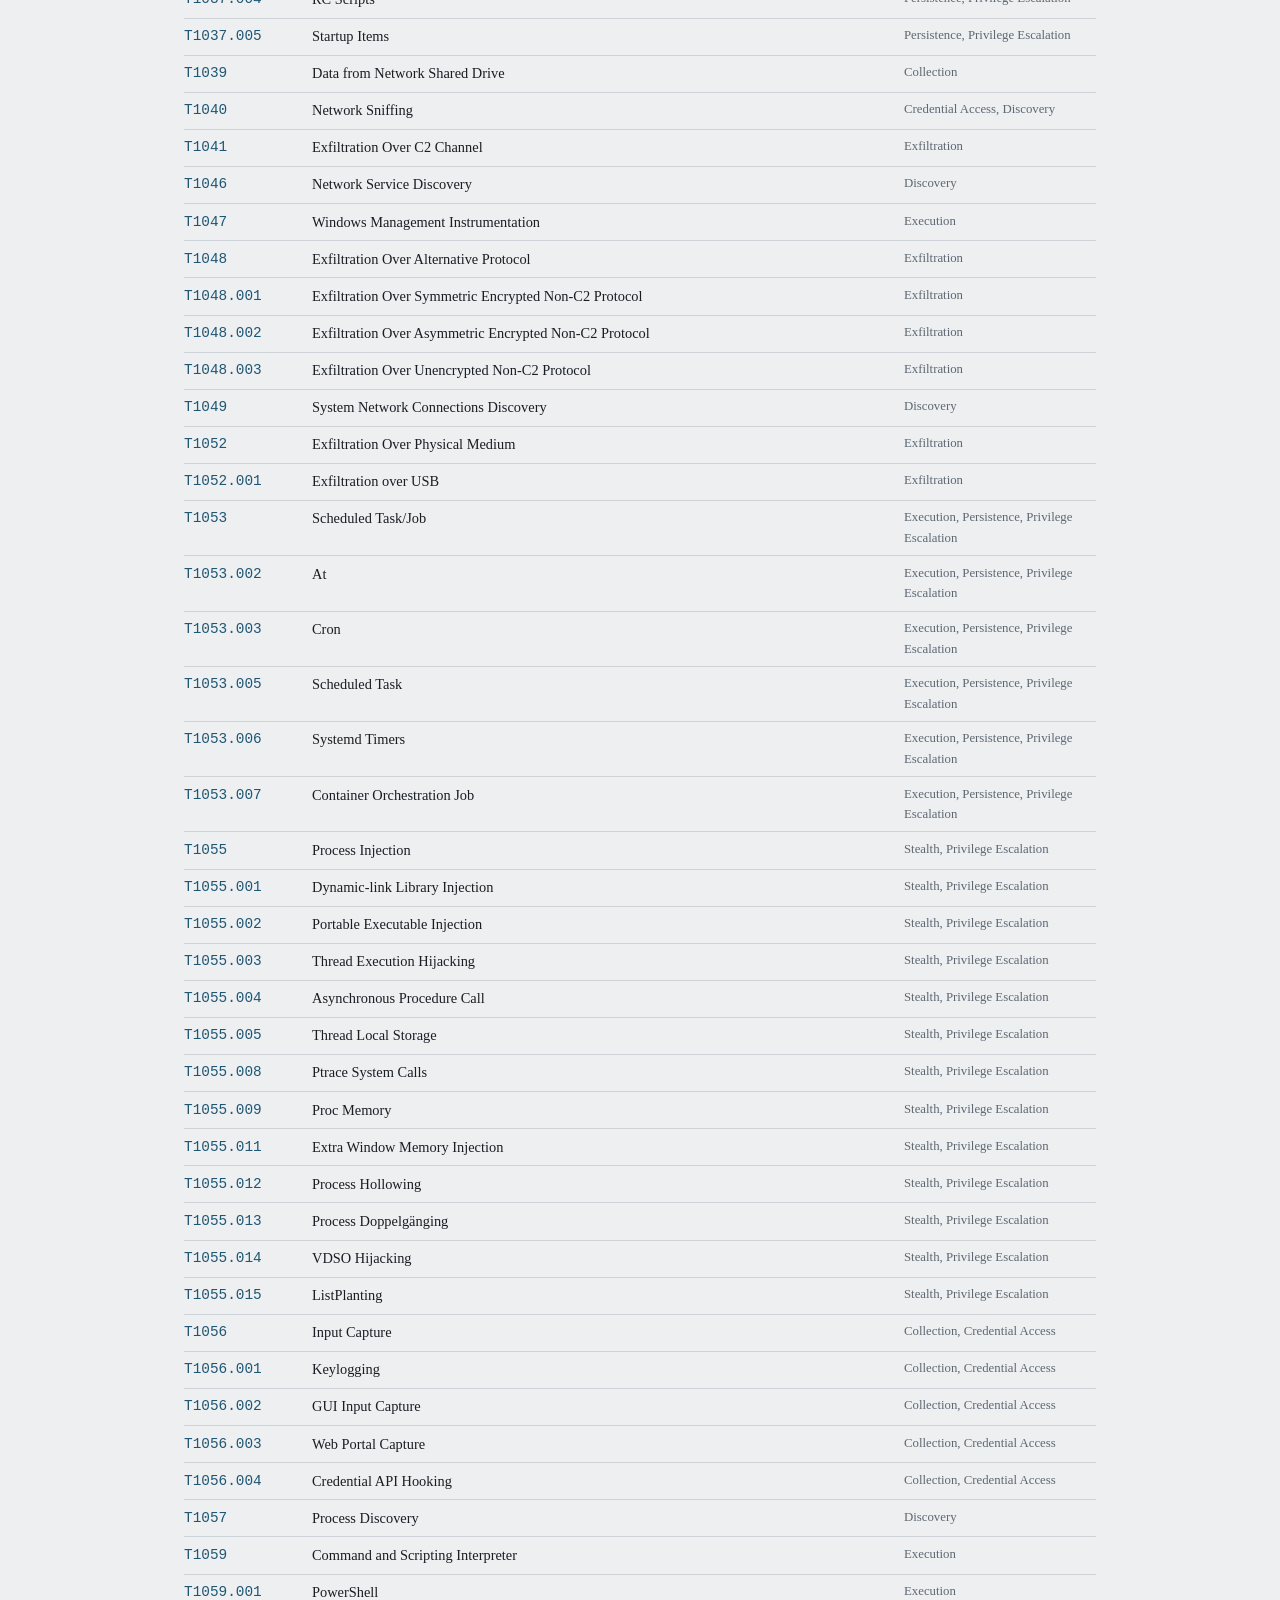
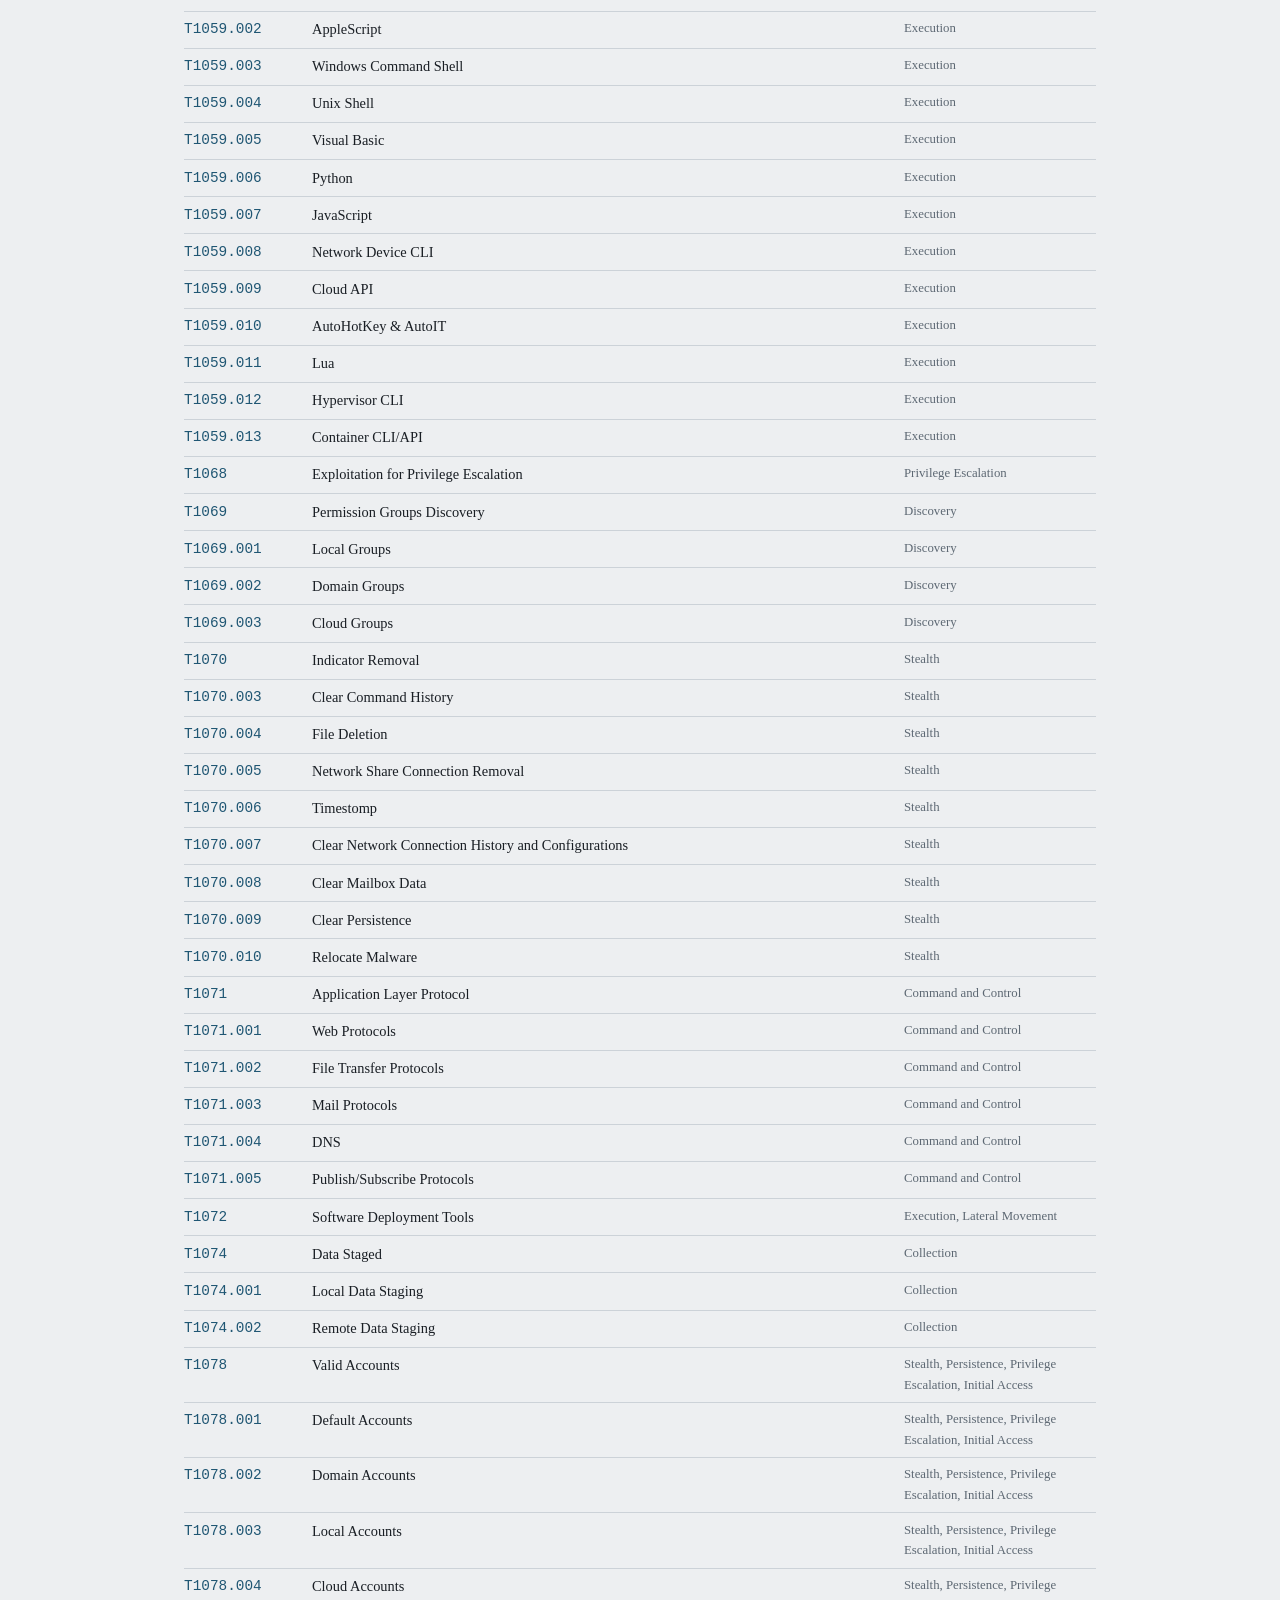
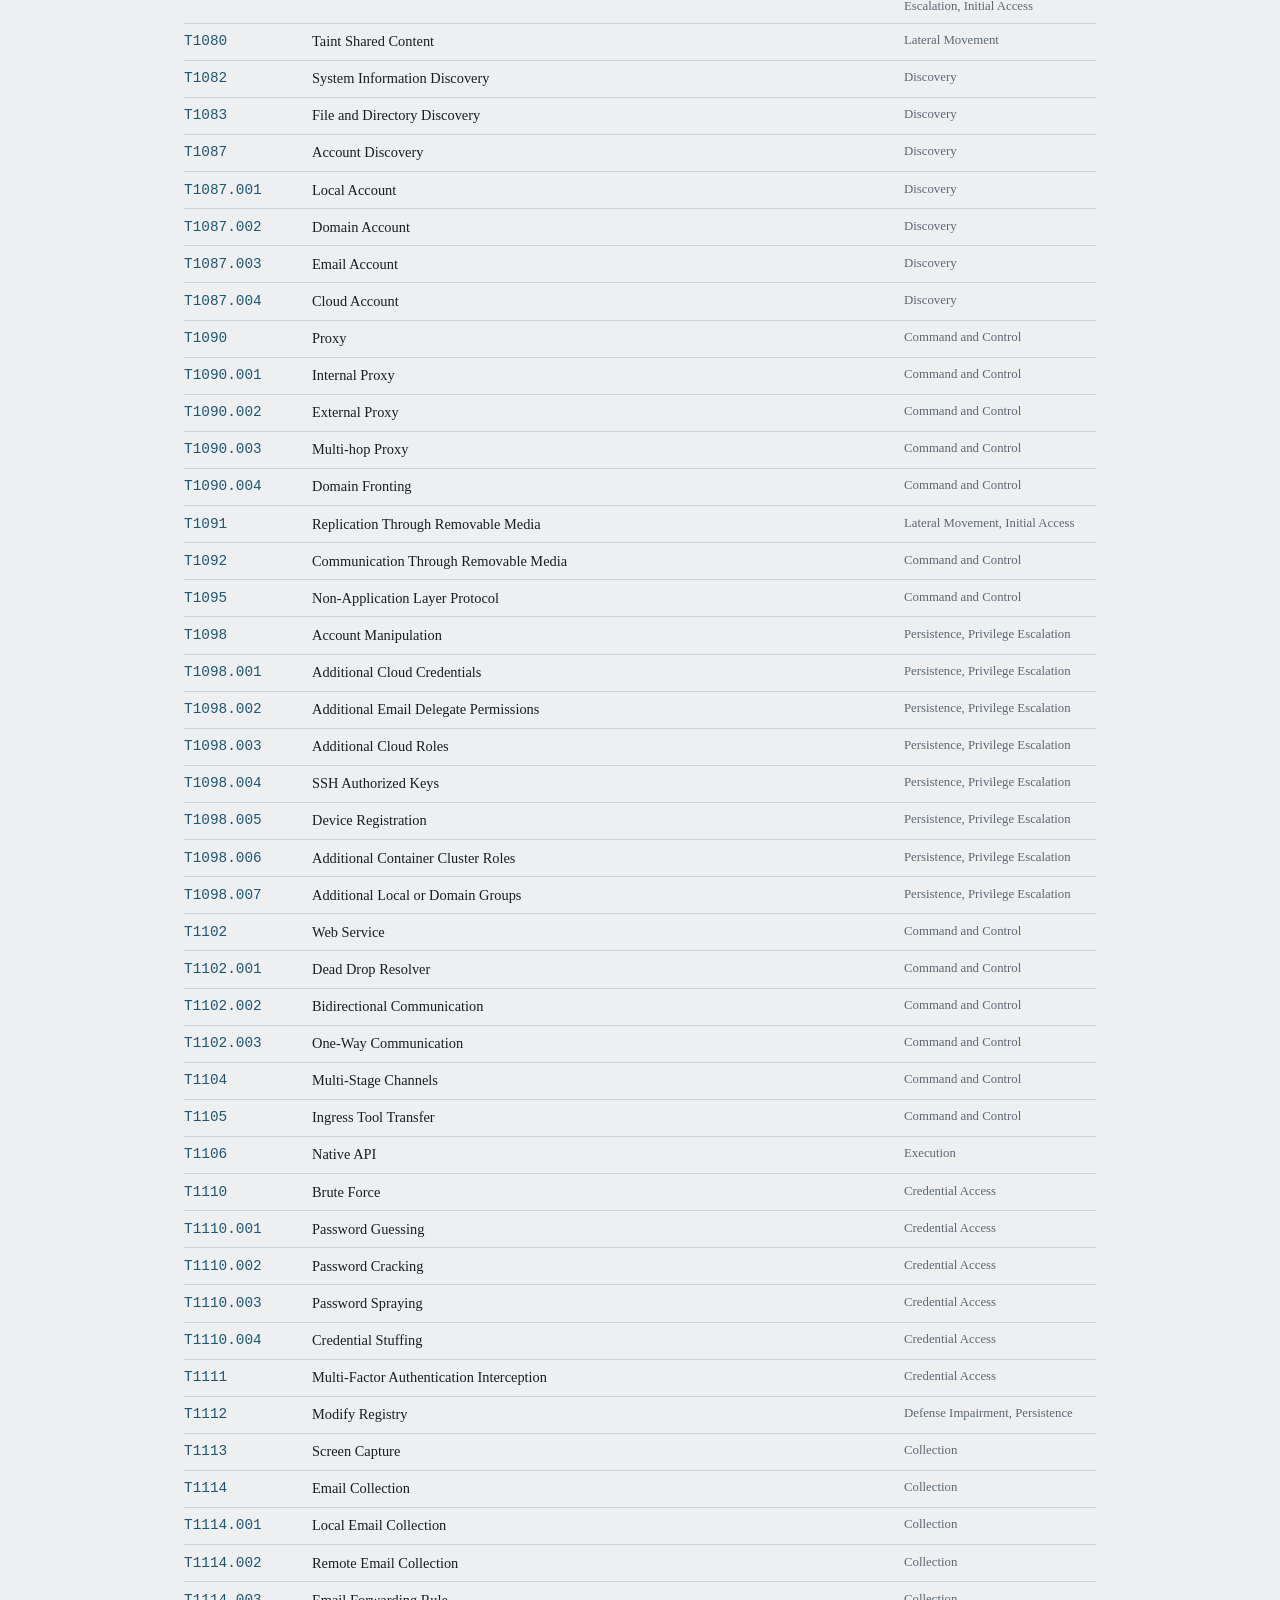
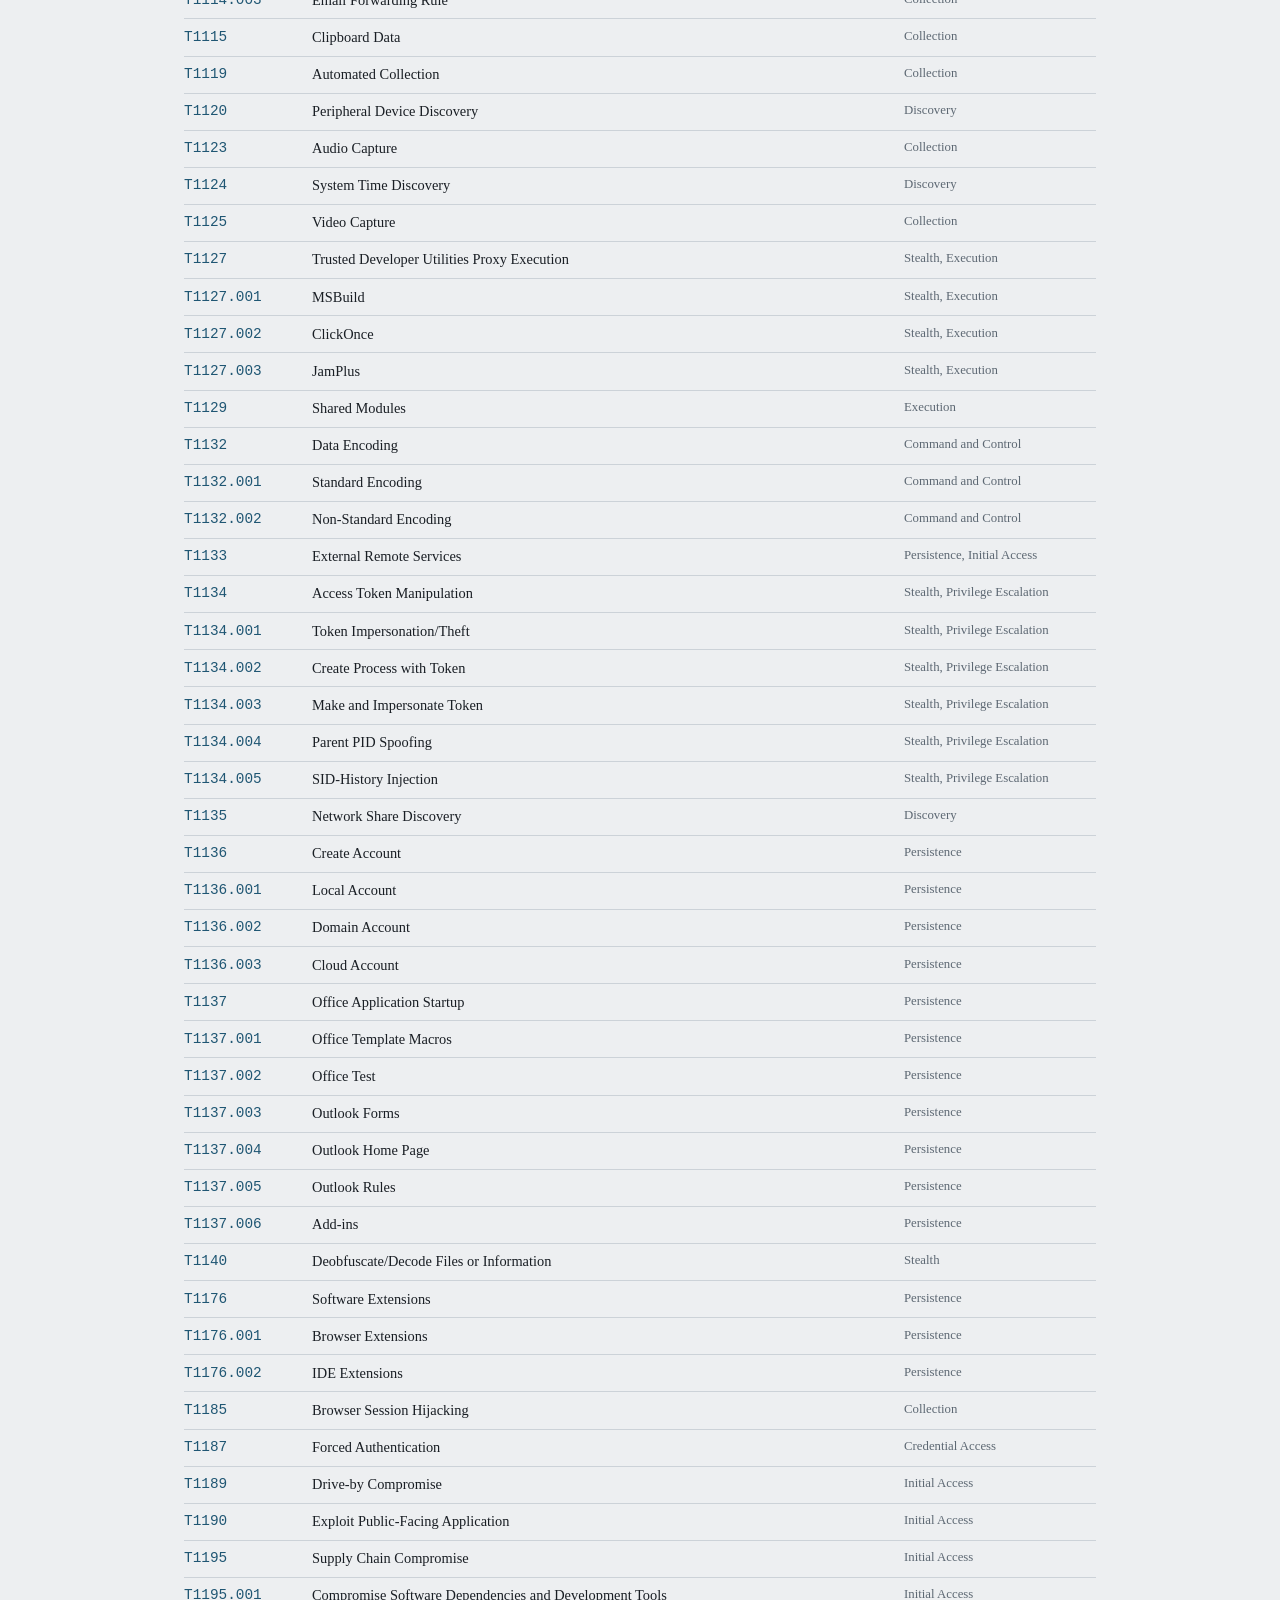
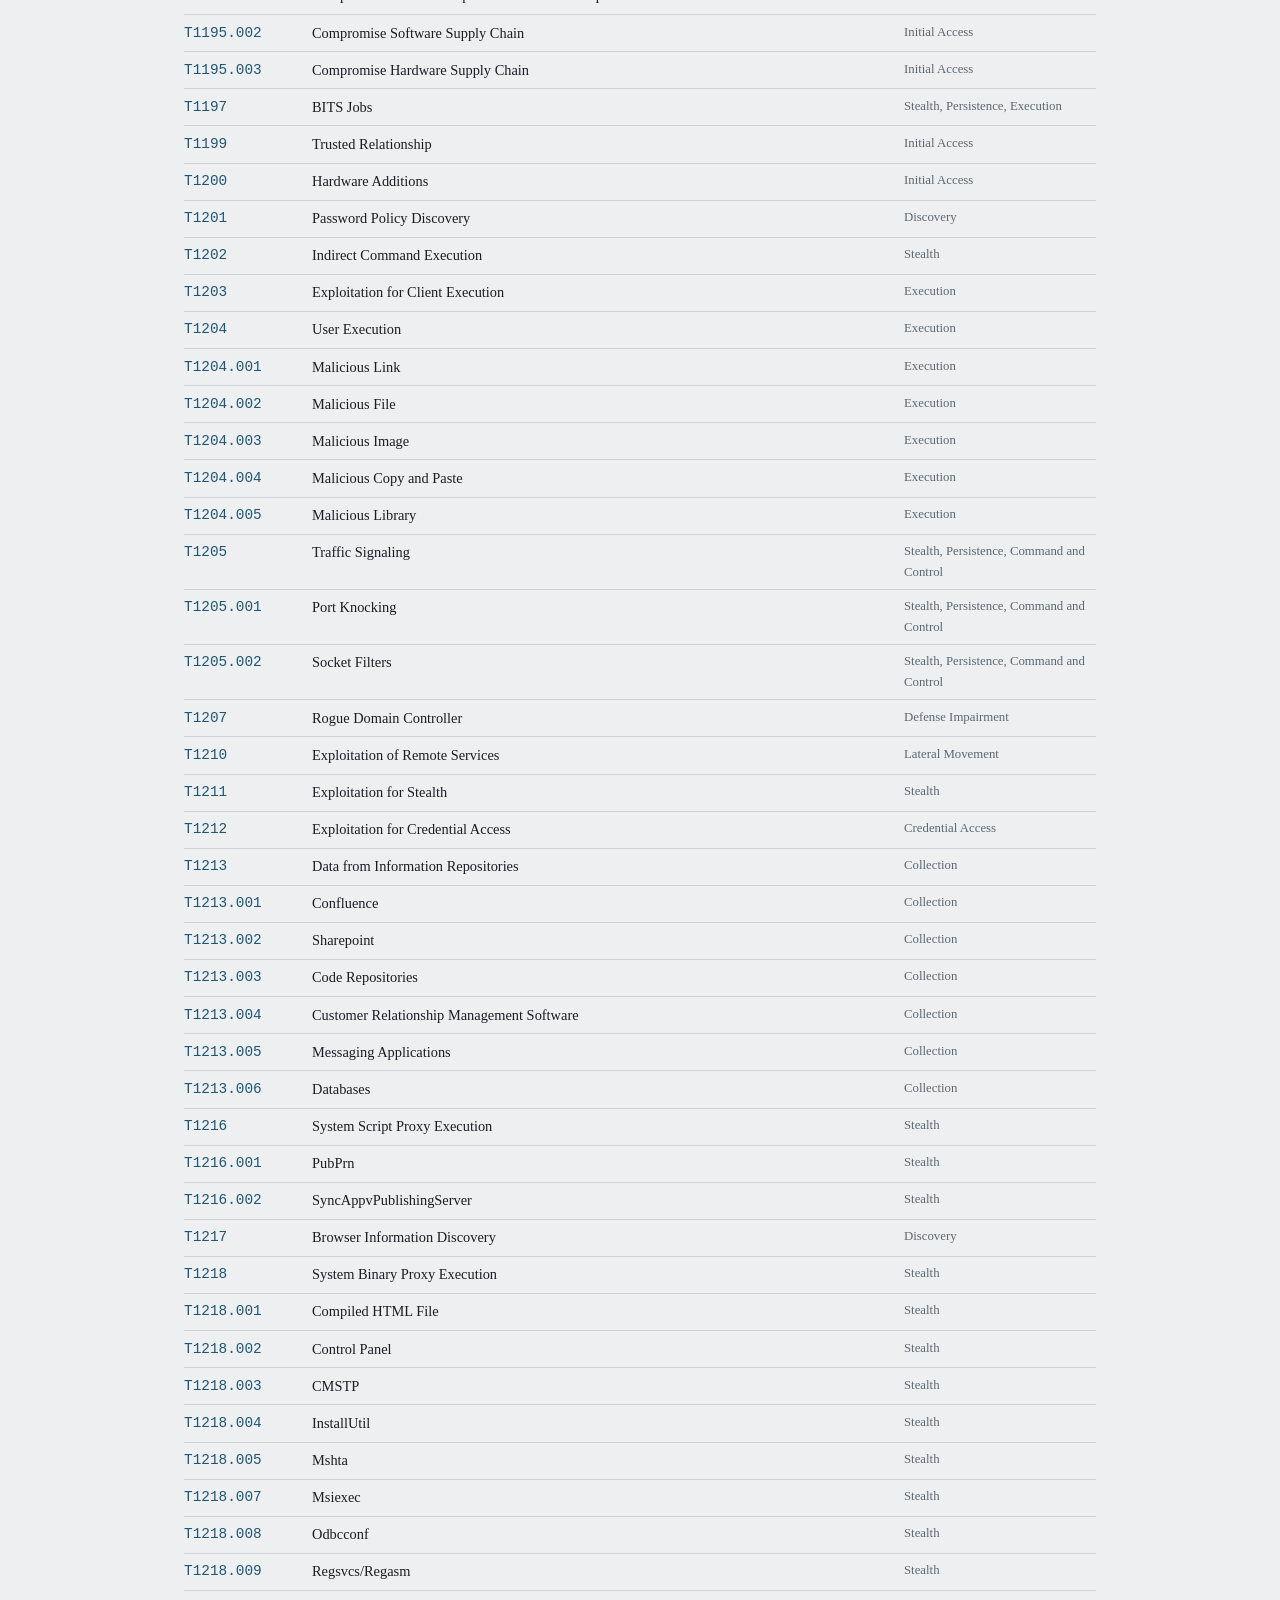
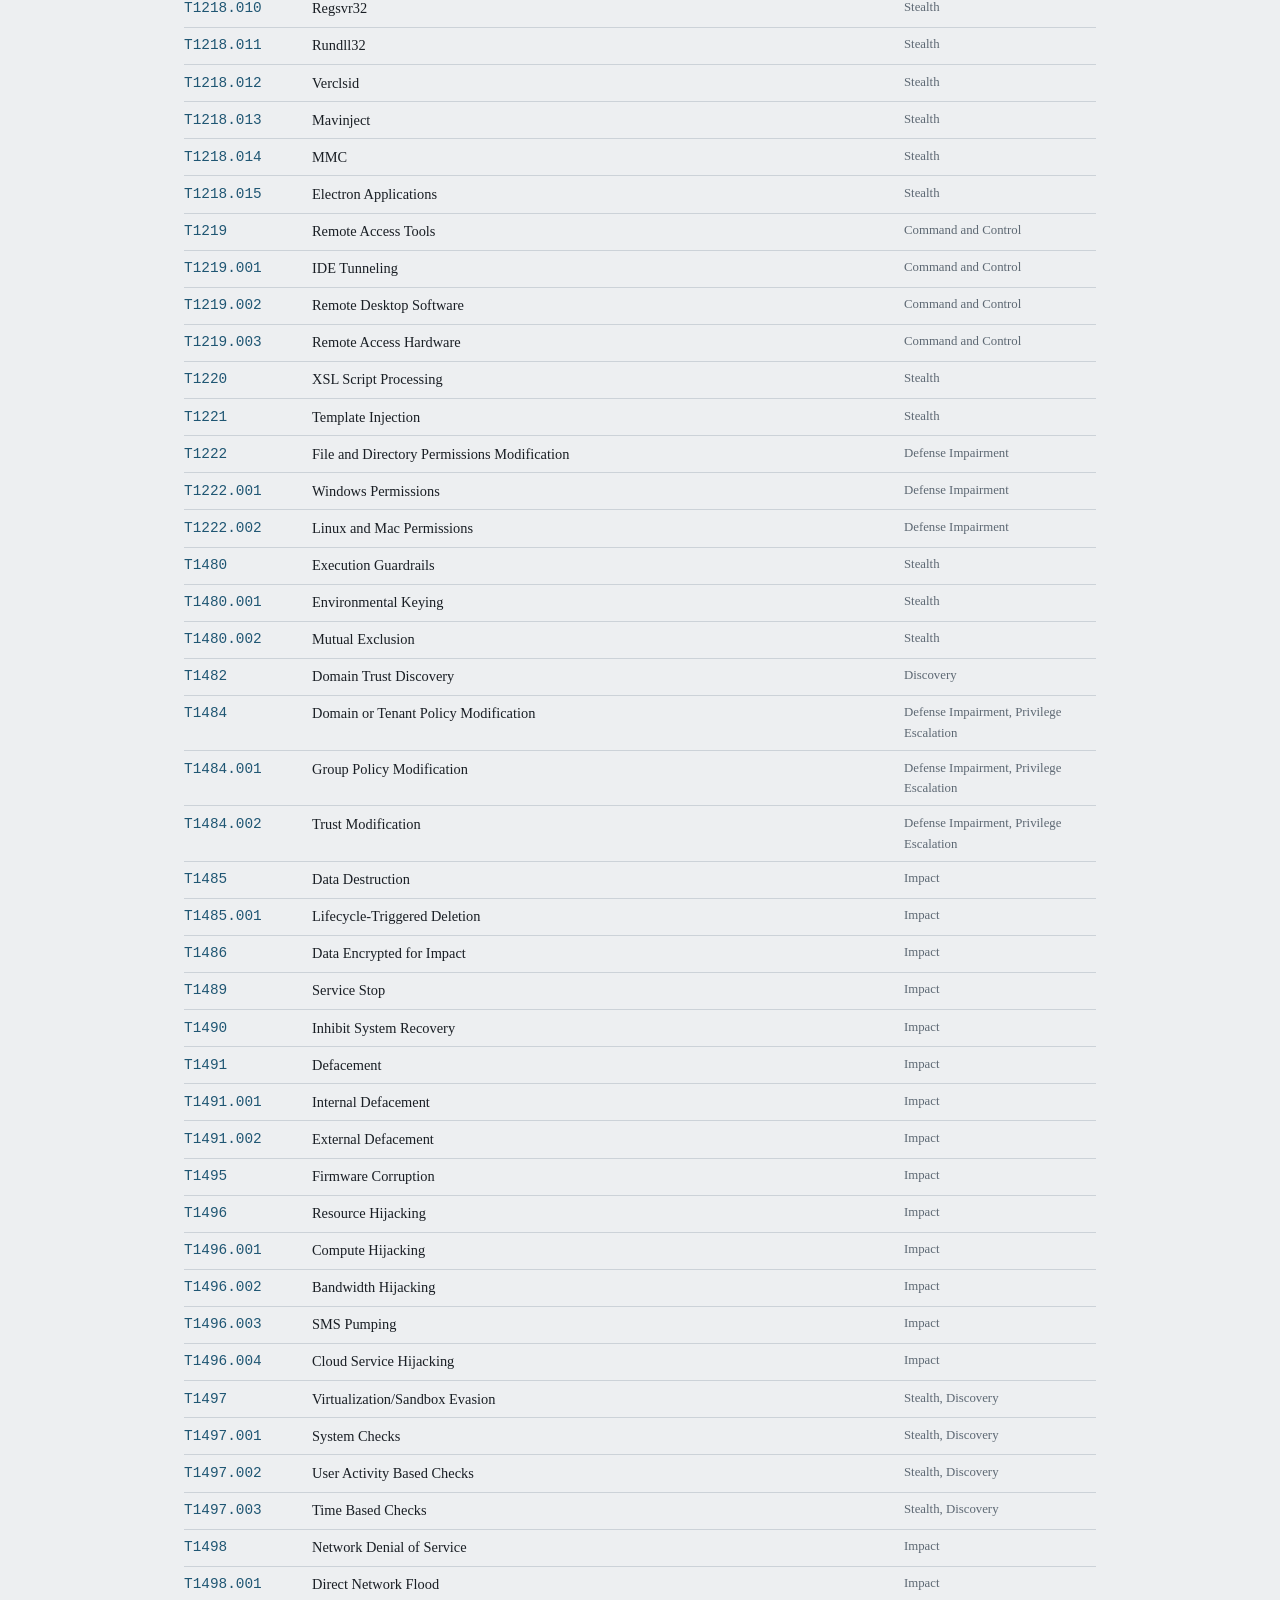
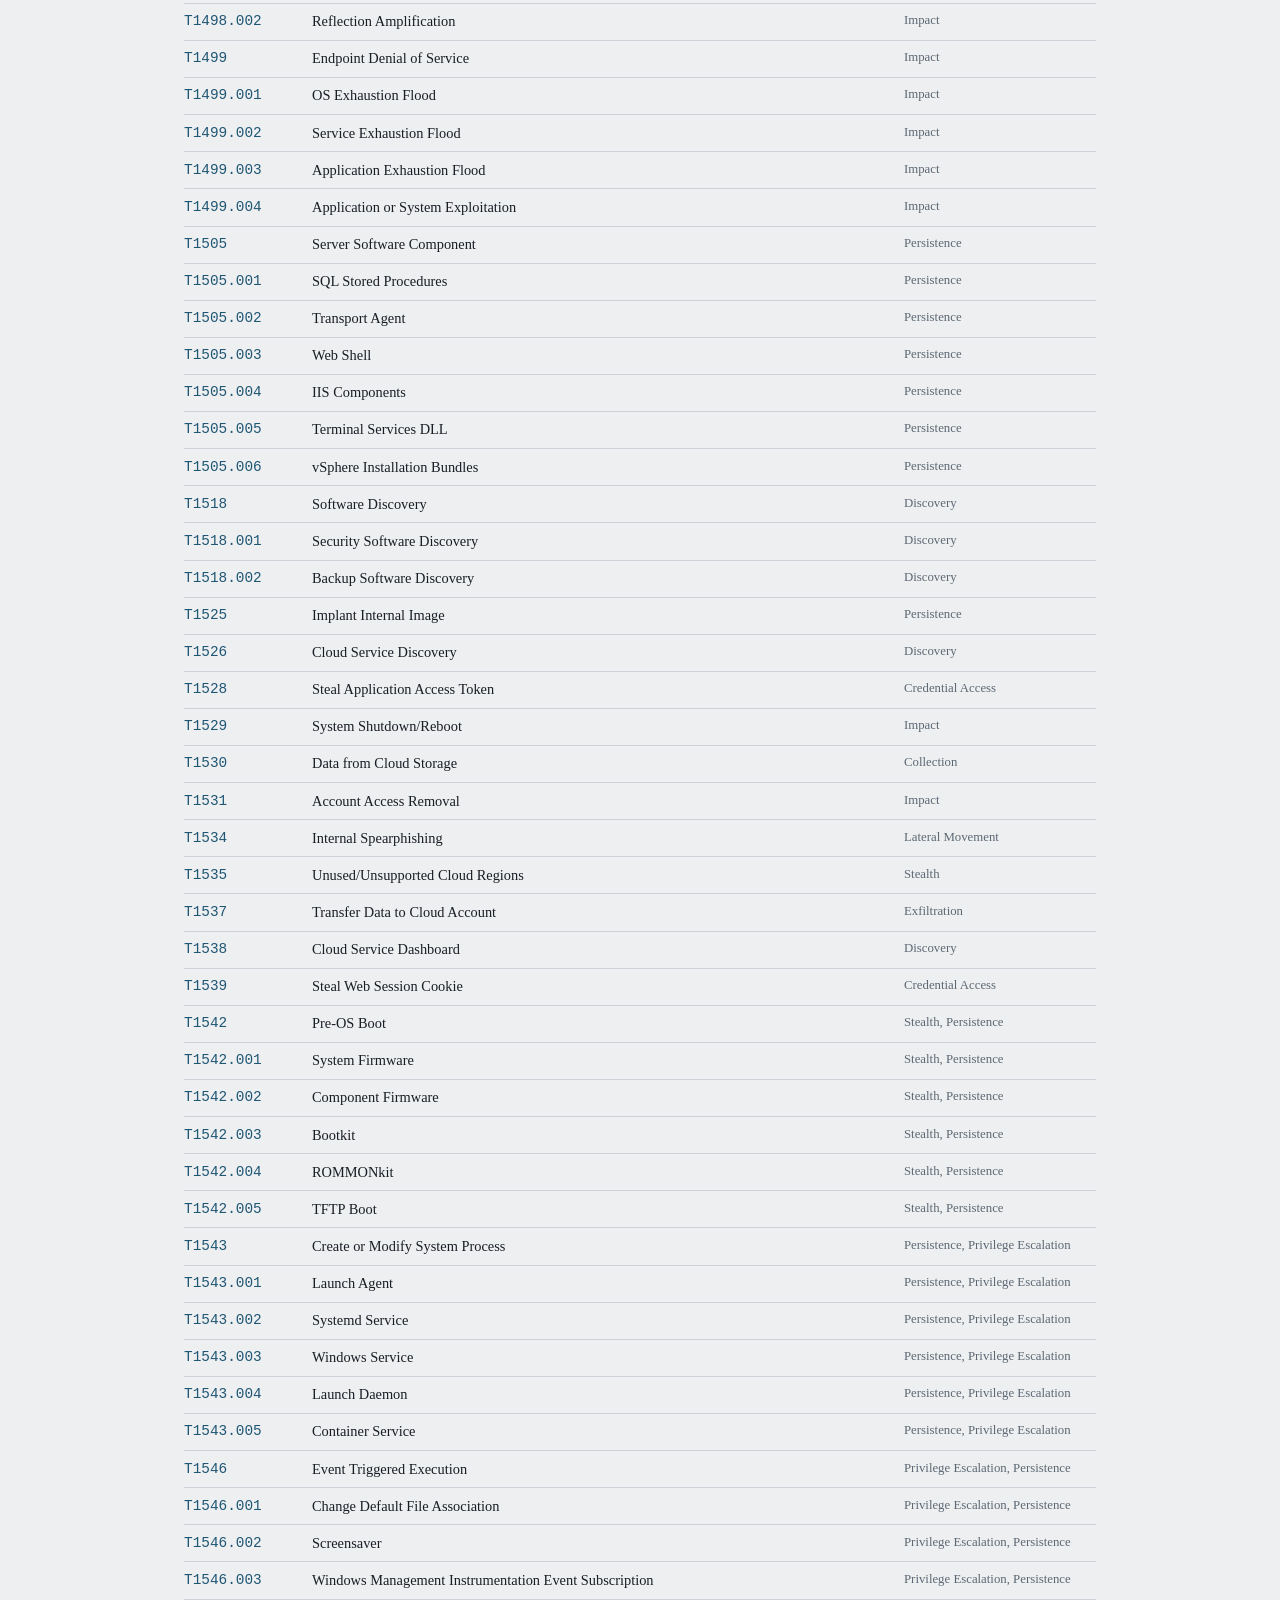
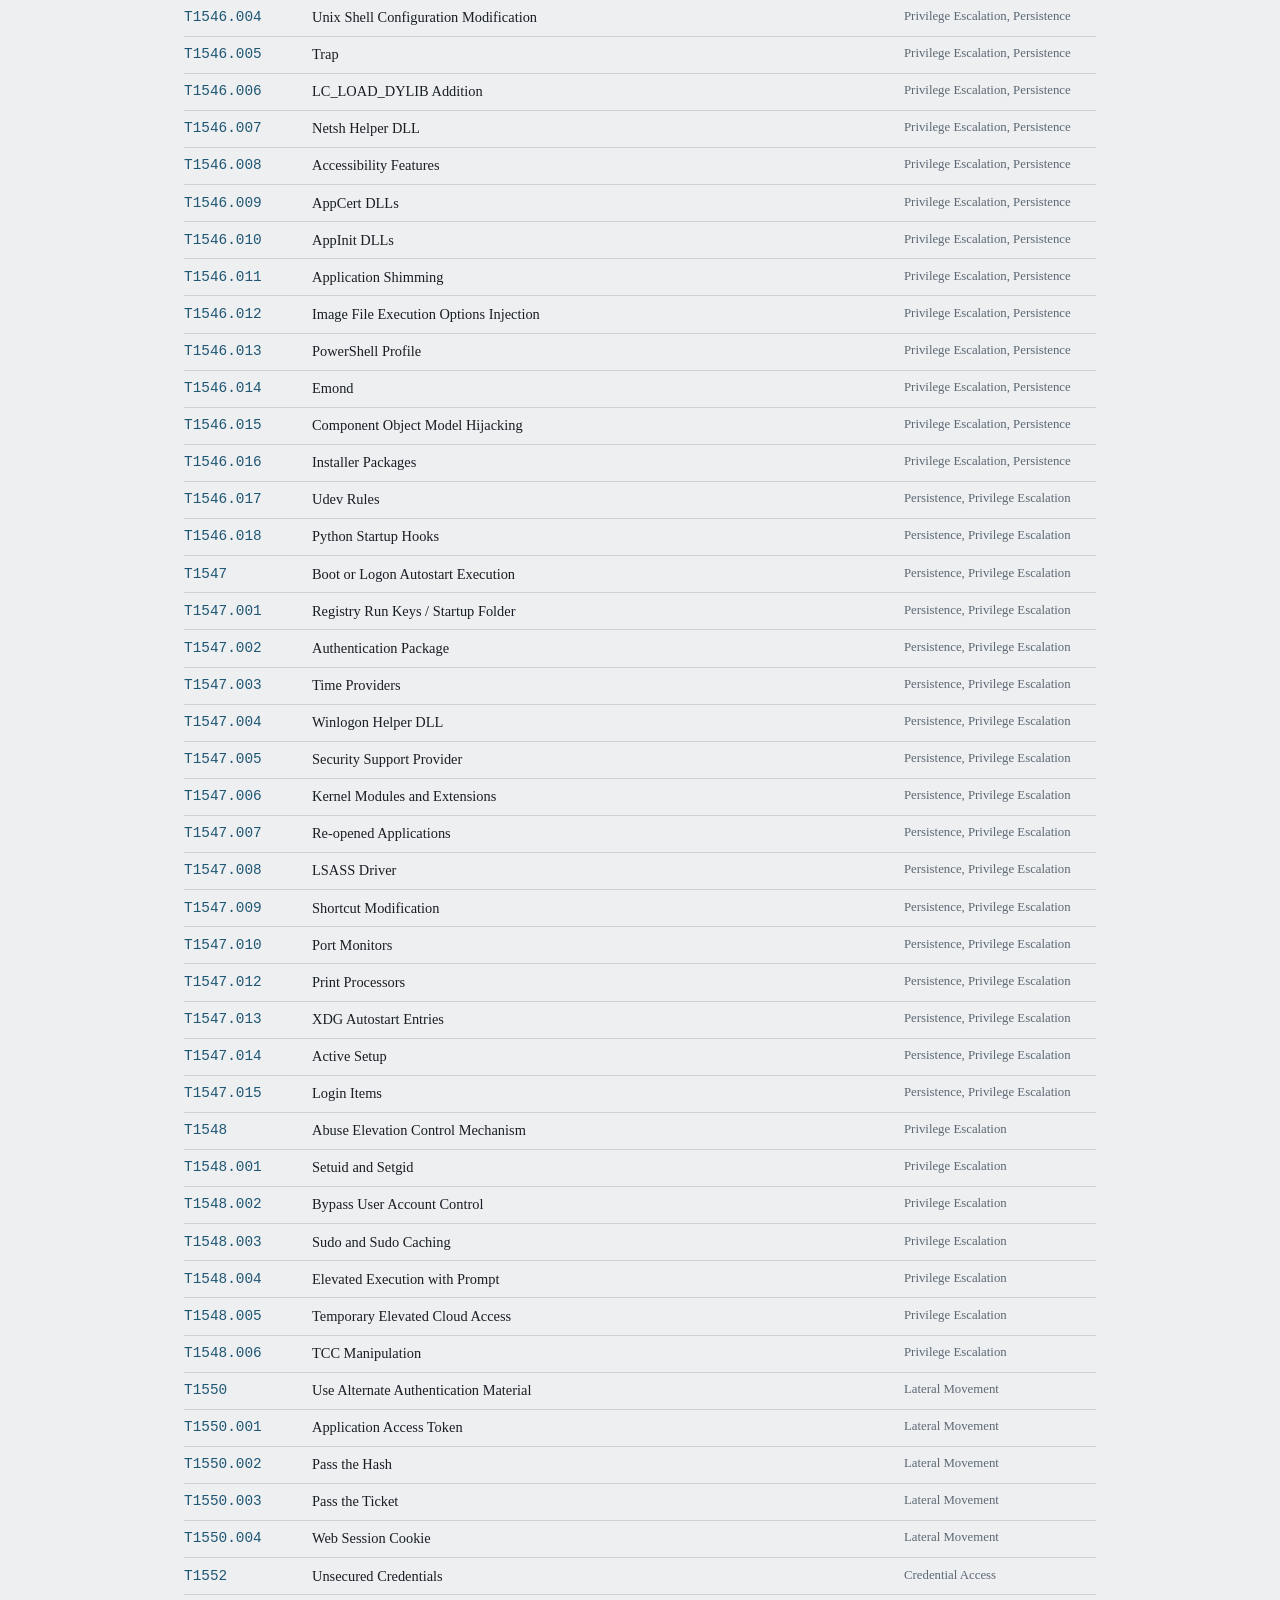
<file: teste.html>
<!DOCTYPE html>
<html lang="pt-BR">
<head>
<meta charset="utf-8">
<meta name="viewport" content="width=device-width, initial-scale=1">
<title>Teste — MIRA</title>
<link rel="stylesheet" href="css/style.css">
<style>
  /* Estilo só desta tela de teste. */
  #busca { font: inherit; padding: .5rem .6rem; width: 100%; max-width: 22rem;
           border: 1px solid var(--linha); border-radius: 2px; }
  #resumo { font-size: .85rem; color: var(--tinta-mid); margin: .75rem 0 1.5rem; }
  .linha { display: grid; grid-template-columns: 7rem 1fr 12rem; gap: 1rem;
           padding: .4rem 0; border-bottom: 1px solid var(--linha); font-size: .9rem; }
  .codigo { font-family: monospace; color: var(--coberto); }
  .taticas { font-size: .8rem; color: var(--tinta-mid); }
</style>
</head>
<body>

<main>
  <div class="tela">
    <h1>Teste — consulta ao MITRE ATT&amp;CK</h1>
    <p class="lide">Tela solta para testar a leitura do data/mitre.json.</p>

    <p><input id="busca" type="search" placeholder="Buscar por nome, código ou tática…"></p>
    <p id="resumo">carregando…</p>

    <div id="saida"></div>
  </div>
</main>

<script src="teste.js"></script>
</body>
</html>
</file>
<file: css/style.css>
/* MIRA — folha de estilo única */

:root {
  --base:      #edeff1;
  --papel:     #f7f8f9;
  --tinta:     #191e24;
  --tinta-mid: #5d6873;
  --linha:     #ccd2d8;
  --coberto:   #1f5673;

  --sans: "Archivo", system-ui, sans-serif;
  --serif: "Source Serif 4", Georgia, serif;

  --larg: 62rem;
  --borda: clamp(1.25rem, 4vw, 2.5rem);
}

* { box-sizing: border-box; }

html { -webkit-text-size-adjust: 100%; }

body {
  margin: 0;
  min-height: 100vh;
  display: flex;
  flex-direction: column;
  background: var(--base);
  color: var(--tinta);
  font-family: var(--serif);
  font-size: 1.0625rem;
  line-height: 1.62;
  font-optical-sizing: auto;
}

h1, .nav, .marca, .botao, .nota { font-family: var(--sans); }

a { color: inherit; }

.skip { position: absolute; left: -9999px; background: var(--tinta); color: var(--papel); padding: .6rem 1rem; z-index: 10; }
.skip:focus { left: .5rem; top: .5rem; }

:focus-visible { outline: 2px solid var(--coberto); outline-offset: 3px; }

/* ---------- cabeçalho ---------- */

.topo { border-bottom: 1px solid var(--linha); background: var(--papel); }

.faixa {
  max-width: var(--larg);
  margin: 0 auto;
  padding: 1.15rem var(--borda);
  display: flex;
  flex-wrap: wrap;
  gap: .75rem 2rem;
  align-items: baseline;
  justify-content: space-between;
}

.marca { text-decoration: none; display: flex; align-items: baseline; gap: .65rem; flex-wrap: wrap; }
.marca-sigla { font-weight: 700; letter-spacing: .04em; font-size: 1.2rem; }
.marca-exp { font-size: .8rem; color: var(--tinta-mid); font-weight: 400; }

.nav { display: flex; gap: 1.5rem; font-size: .875rem; }

.nav a {
  text-decoration: none;
  padding-bottom: 3px;
  border-bottom: 2px solid transparent;
  color: var(--tinta-mid);
}
.nav a:hover { color: var(--tinta); }
.nav a[aria-current="page"] { color: var(--tinta); border-bottom-color: var(--tinta); }

/* ---------- telas ---------- */

main { flex: 1; }

.tela {
  max-width: var(--larg);
  margin: 0 auto;
  padding: clamp(3rem, 9vw, 6rem) var(--borda);
}

.tela[hidden] { display: none; }

.tela h1 {
  margin: 0 0 1.5rem;
  font-size: clamp(1.9rem, 4.4vw, 2.9rem);
  line-height: 1.1;
  font-weight: 600;
  letter-spacing: -.022em;
  text-wrap: balance;
}

.lide { margin: 0; max-width: 36em; }

.nota { margin: 1.75rem 0 0; font-size: .85rem; color: var(--tinta-mid); }

.acoes { margin: 2.25rem 0 0; }

.botao {
  display: inline-block;
  font: 500 .925rem var(--sans);
  background: var(--tinta);
  color: var(--papel);
  text-decoration: none;
  border-radius: 2px;
  padding: .75rem 1.35rem;
}
.botao:hover { background: var(--coberto); }

/* ---------- explicação ---------- */

.bloco-explicacao { margin-top: 2.25rem; max-width: 36em; }
.bloco-explicacao h2 { font: 600 1.1rem var(--sans); margin: 0 0 .6rem; }
.bloco-explicacao p { margin: 0; }

/* ---------- inventário ---------- */

.layout-inventario {
  margin-top: 2.5rem;
  display: grid;
  grid-template-columns: minmax(15rem, 30%) 1fr;
  gap: clamp(1.5rem, 4vw, 3rem);
  align-items: start;
}

.lista-categorias { list-style: none; margin: 0; padding: 0; }

.categoria {
  display: flex;
  justify-content: space-between;
  align-items: center;
  width: 100%;
  border: none;
  border-bottom: 1px solid var(--linha);
  background: none;
  padding: .85rem 0;
  font: 600 .95rem var(--sans);
  color: var(--tinta);
  cursor: pointer;
  text-align: left;
}

.categoria::after { content: "+"; color: var(--tinta-mid); font-weight: 400; }
.categoria[aria-expanded="true"]::after { content: "–"; }

.categoria-corpo {
  display: flex;
  flex-direction: column;
  gap: .85rem;
  padding: 1rem 0 1.5rem;
  border-bottom: 1px solid var(--linha);
}

.campo {
  display: flex;
  flex-direction: column;
  gap: .3rem;
  font: 500 .8rem var(--sans);
  color: var(--tinta-mid);
}

.campo select {
  font: inherit;
  font-size: .9rem;
  color: var(--tinta);
  background: var(--papel);
  border: 1px solid var(--linha);
  border-radius: 2px;
  padding: .5rem .6rem;
}

.campo select:disabled { color: var(--tinta-mid); }

.previa-fabricante {
  display: flex;
  align-items: center;
  gap: .6rem;
  padding: .5rem .6rem;
  background: var(--papel);
  border: 1px solid var(--linha);
  border-radius: 2px;
  font-size: .875rem;
}

.icone-fabricante { width: 26px; height: 26px; object-fit: contain; }

.icone-generica {
  display: inline-flex;
  align-items: center;
  justify-content: center;
  width: 26px;
  height: 26px;
  border-radius: 50%;
  background: var(--tinta-mid);
  color: var(--papel);
  font: 600 .75rem var(--sans);
  flex: none;
}

.botao-adicionar {
  border: none;
  font-size: .875rem;
  padding: .6rem 1rem;
  cursor: pointer;
}

.botao-adicionar:disabled { background: var(--linha); color: var(--tinta-mid); cursor: not-allowed; }

.lista-adicionados { margin-top: 2rem; }
.lista-adicionados h2 { font: 600 .95rem var(--sans); margin: 0 0 .75rem; }

.itens-adicionados { list-style: none; margin: 0; padding: 0; display: flex; flex-direction: column; gap: .5rem; }

.item-adicionado {
  display: flex;
  align-items: center;
  gap: .6rem;
  padding: .5rem .6rem;
  background: var(--papel);
  border: 1px solid var(--linha);
  border-radius: 2px;
  font-size: .85rem;
}

.icone-item { width: 22px; height: 22px; flex: none; }
.item-adicionado .icone-item.icone-generica { font-size: .7rem; }

.texto-item { flex: 1; }

.remover-item {
  border: none;
  background: none;
  color: var(--tinta-mid);
  font-size: 1.1rem;
  line-height: 1;
  cursor: pointer;
  padding: 0 .2rem;
}
.remover-item:hover { color: var(--tinta); }

.painel-desenho {
  position: relative;
  min-height: 24rem;
  border: 1px dashed var(--linha);
  border-radius: 4px;
  background: var(--papel);
  overflow: hidden;
}

.desenho-vazio {
  position: absolute;
  inset: 0;
  display: flex;
  align-items: center;
  justify-content: center;
  text-align: center;
  color: var(--tinta-mid);
  font-size: .9rem;
  padding: 2rem;
  margin: 0;
}

.linhas-desenho {
  position: absolute;
  top: 0;
  left: 0;
  width: 100%;
  height: 100%;
}

.linha-conexao {
  stroke: var(--linha);
  stroke-width: 1.5;
}

.linhas-container {
  position: absolute;
  inset: 0;
}

.no-desenho {
  position: absolute;
  width: 6rem;
  transform: translate(-50%, -50%);
}

.no-caixa {
  display: flex;
  flex-direction: column;
  align-items: center;
  gap: .3rem;
  padding: .5rem .4rem;
  background: #fff;
  border: 1px solid var(--linha);
  border-radius: 4px;
  box-shadow: 0 1px 3px rgba(25, 30, 36, .08);
  text-align: center;
}

.no-categoria {
  font: 600 .62rem var(--sans);
  text-transform: uppercase;
  letter-spacing: .04em;
  color: var(--coberto);
}

.no-texto {
  font-size: .72rem;
  line-height: 1.25;
  color: var(--tinta);
  word-break: break-word;
}

@media (max-width: 42rem) {
  .layout-inventario { grid-template-columns: 1fr; }
  .painel-desenho { min-height: 18rem; }
  .no-desenho { width: 4.75rem; }
  .no-texto { font-size: .65rem; }
}

/* ---------- rodapé ---------- */

.rodape {
  border-top: 1px solid var(--linha);
  background: var(--papel);
  padding: 1.75rem var(--borda);
  font-size: .8rem;
  color: var(--tinta-mid);
}

.rodape p { max-width: var(--larg); margin: 0 auto; }

/* ---------- responsivo ---------- */

@media (max-width: 34rem) {
  .marca-exp { display: none; }
  .nav { gap: 1.15rem; }
}
</file>
